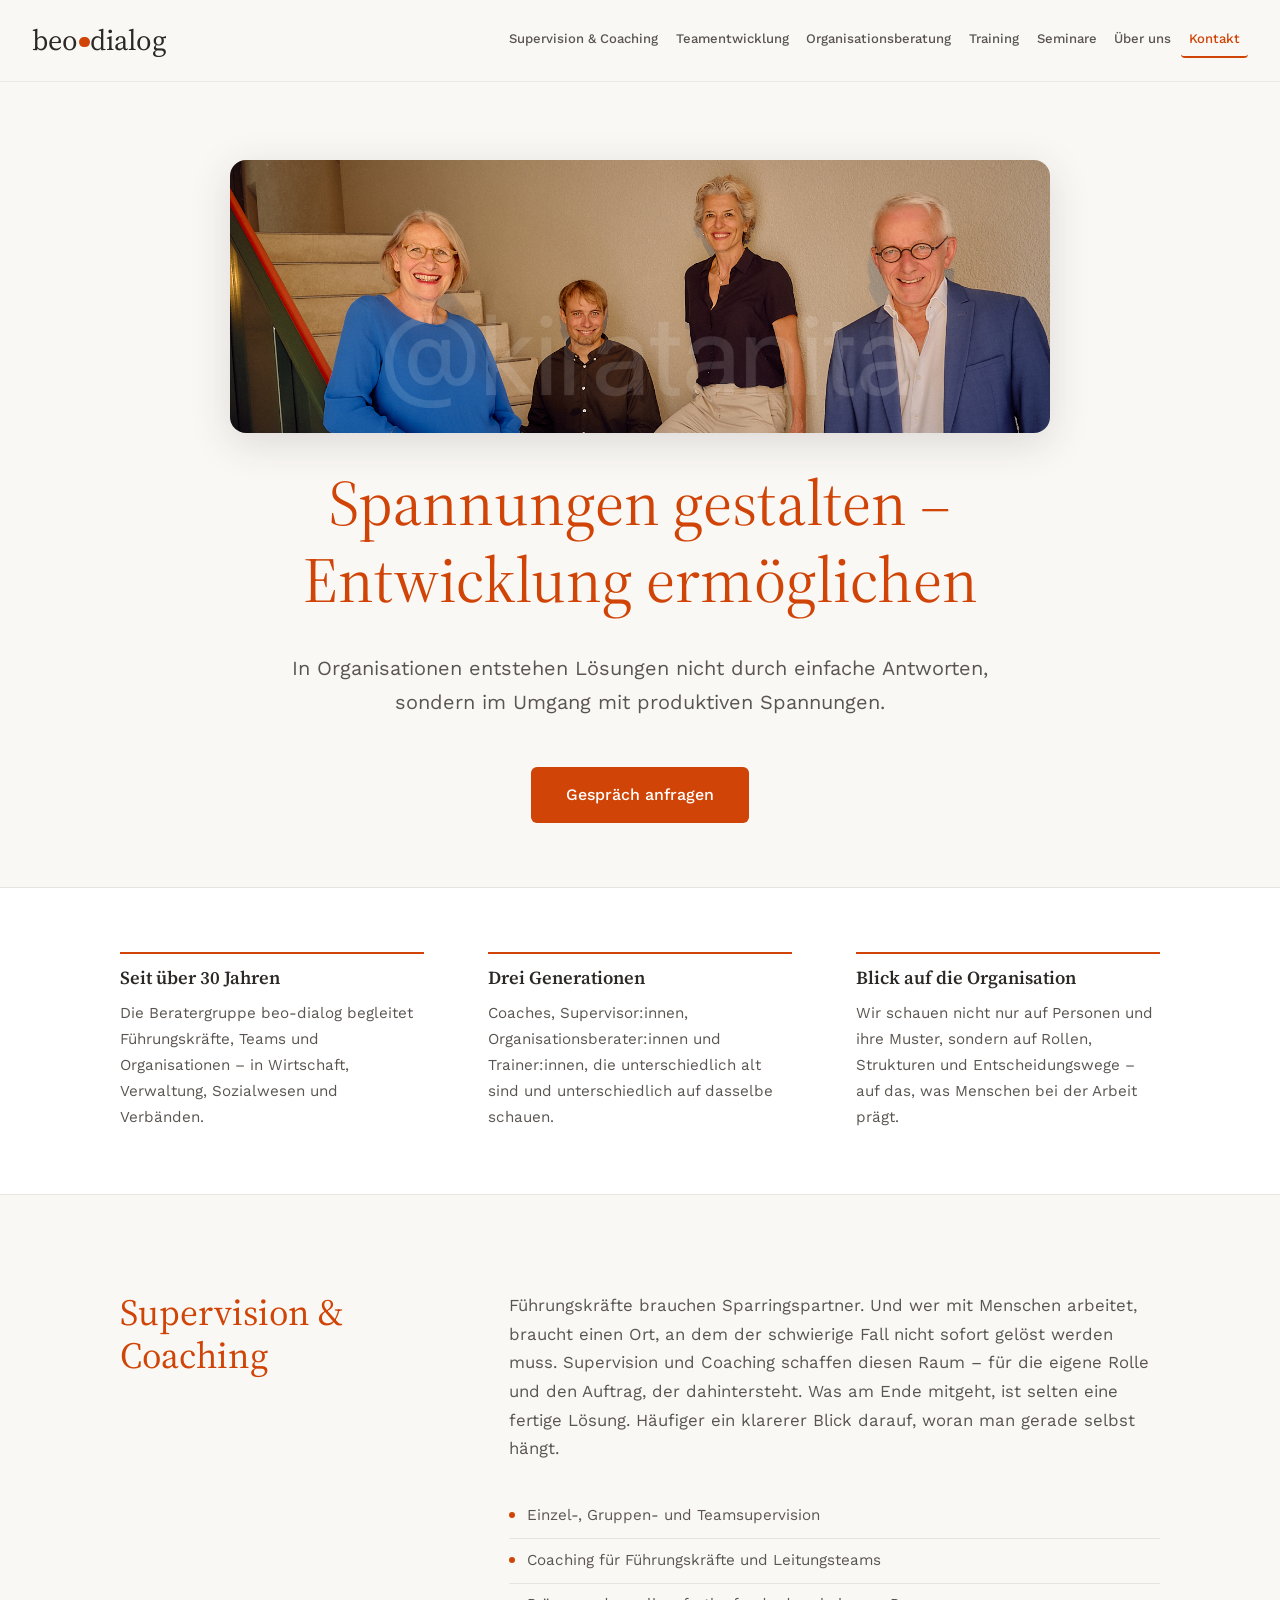
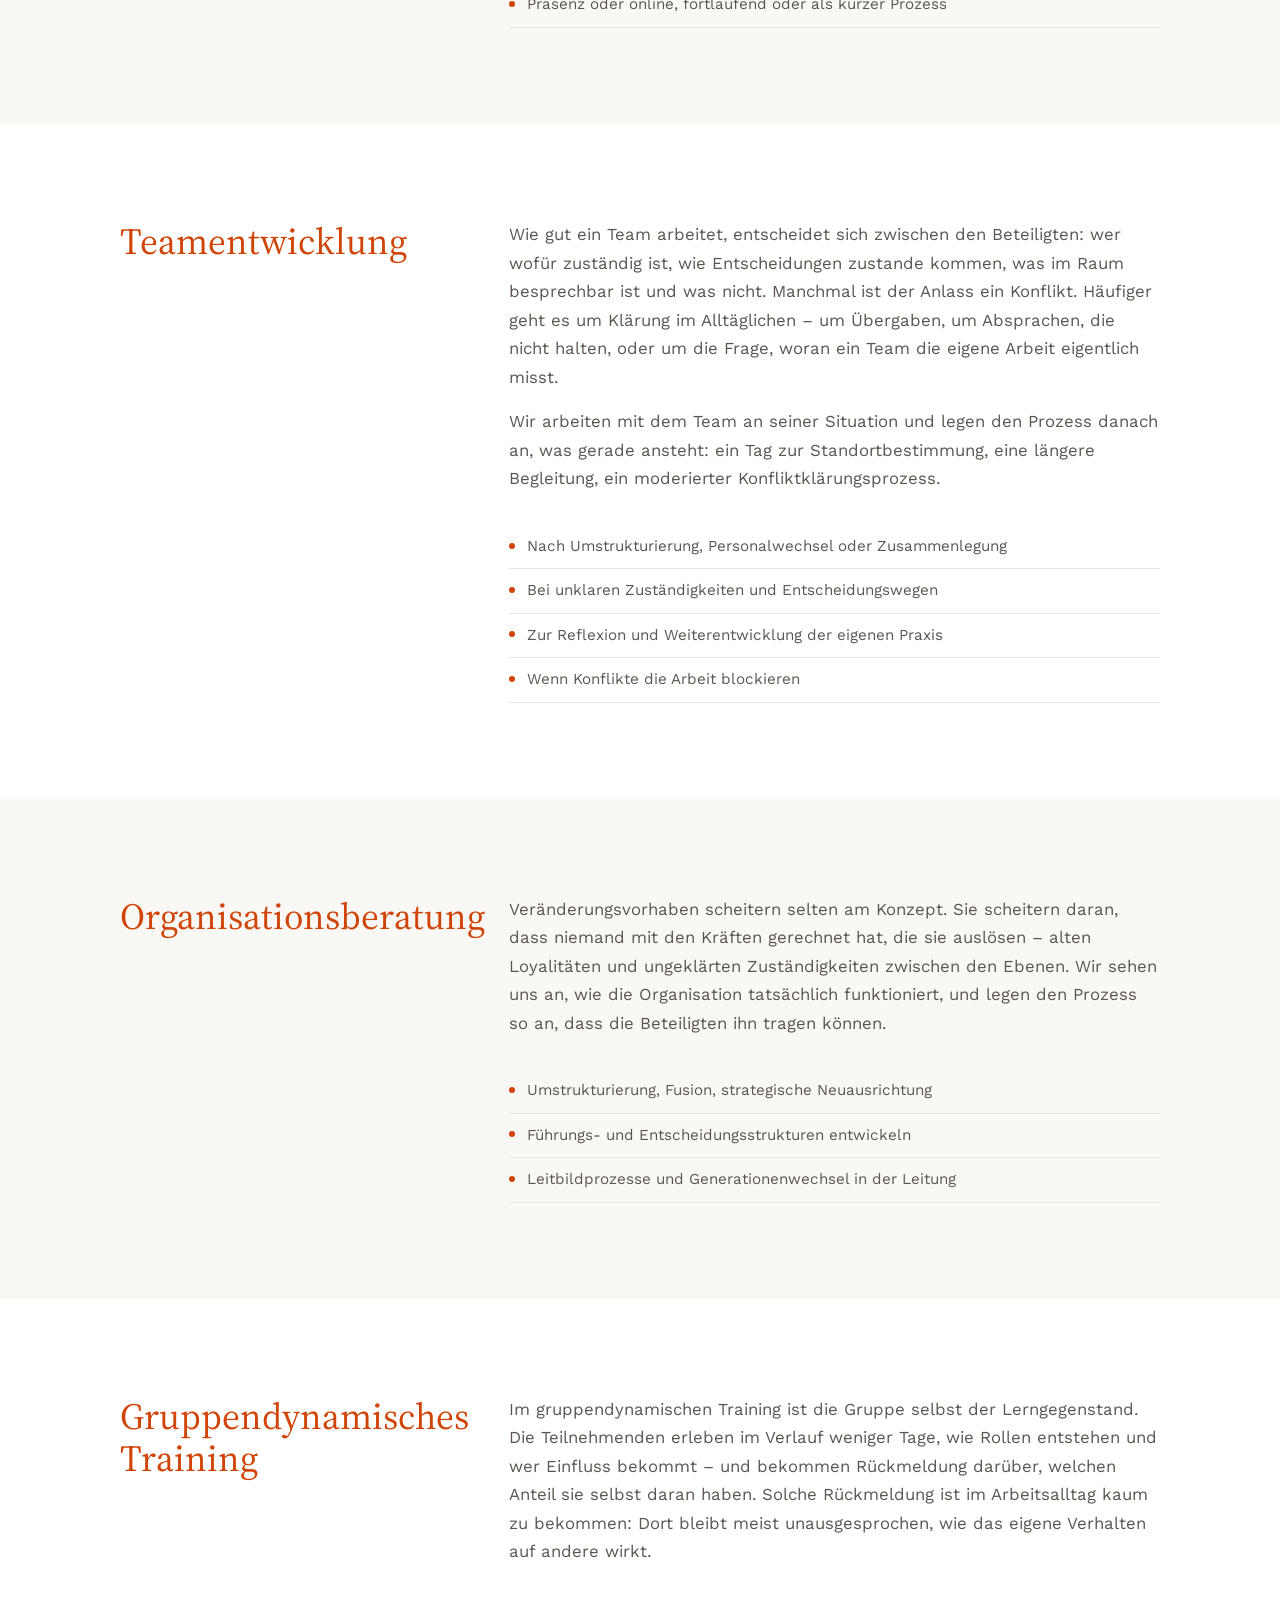
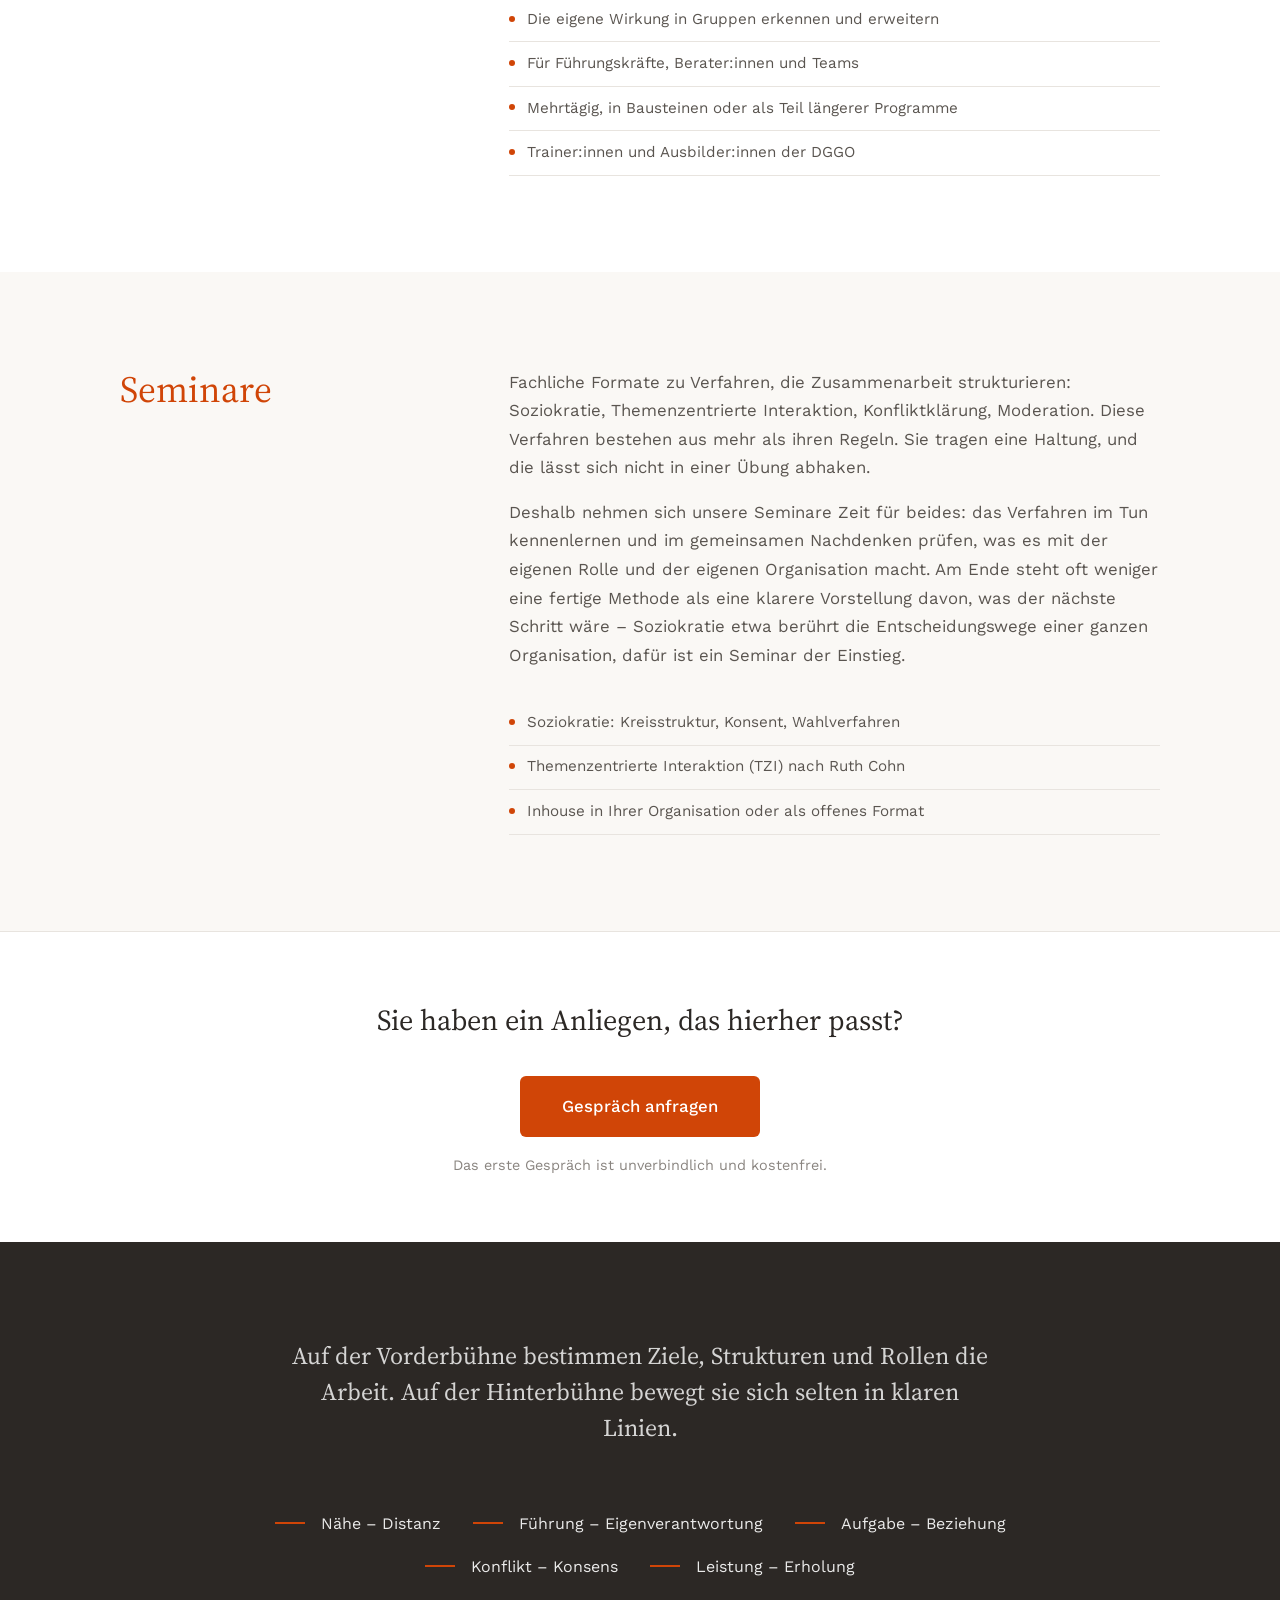
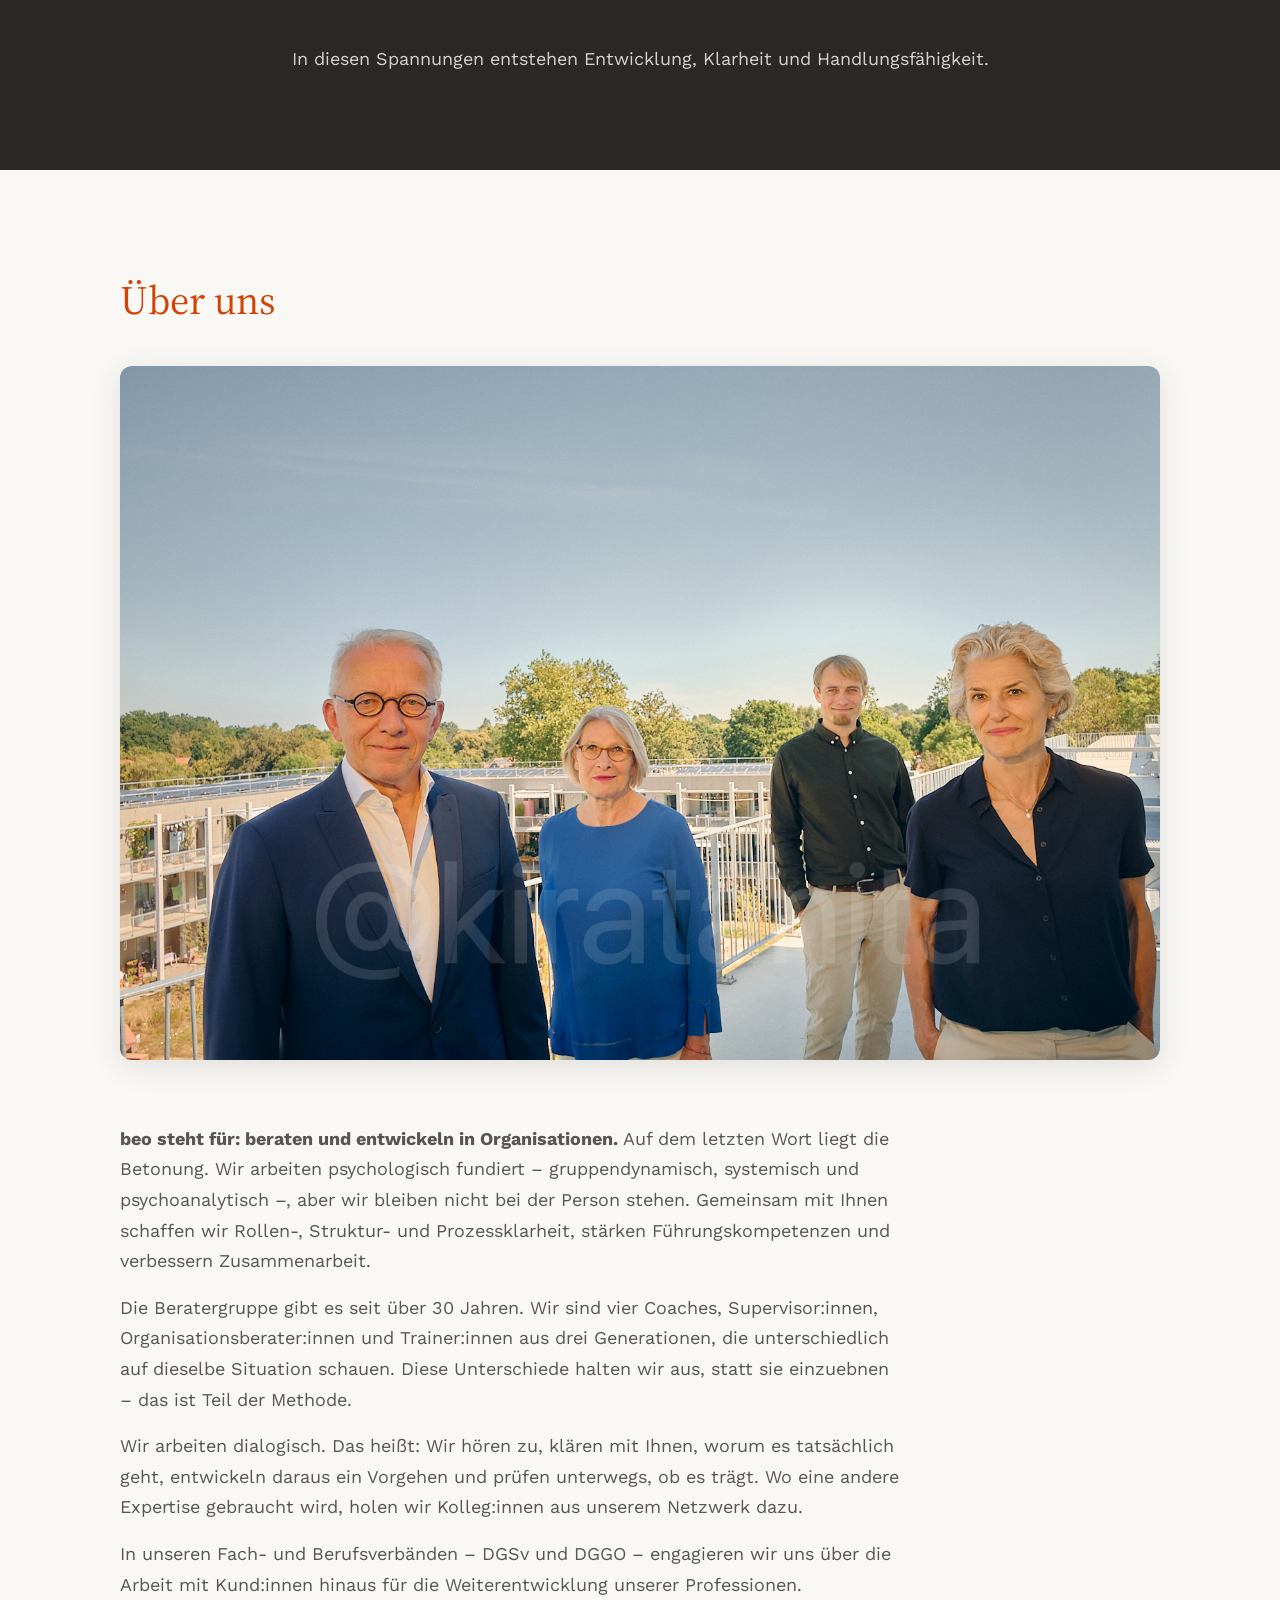
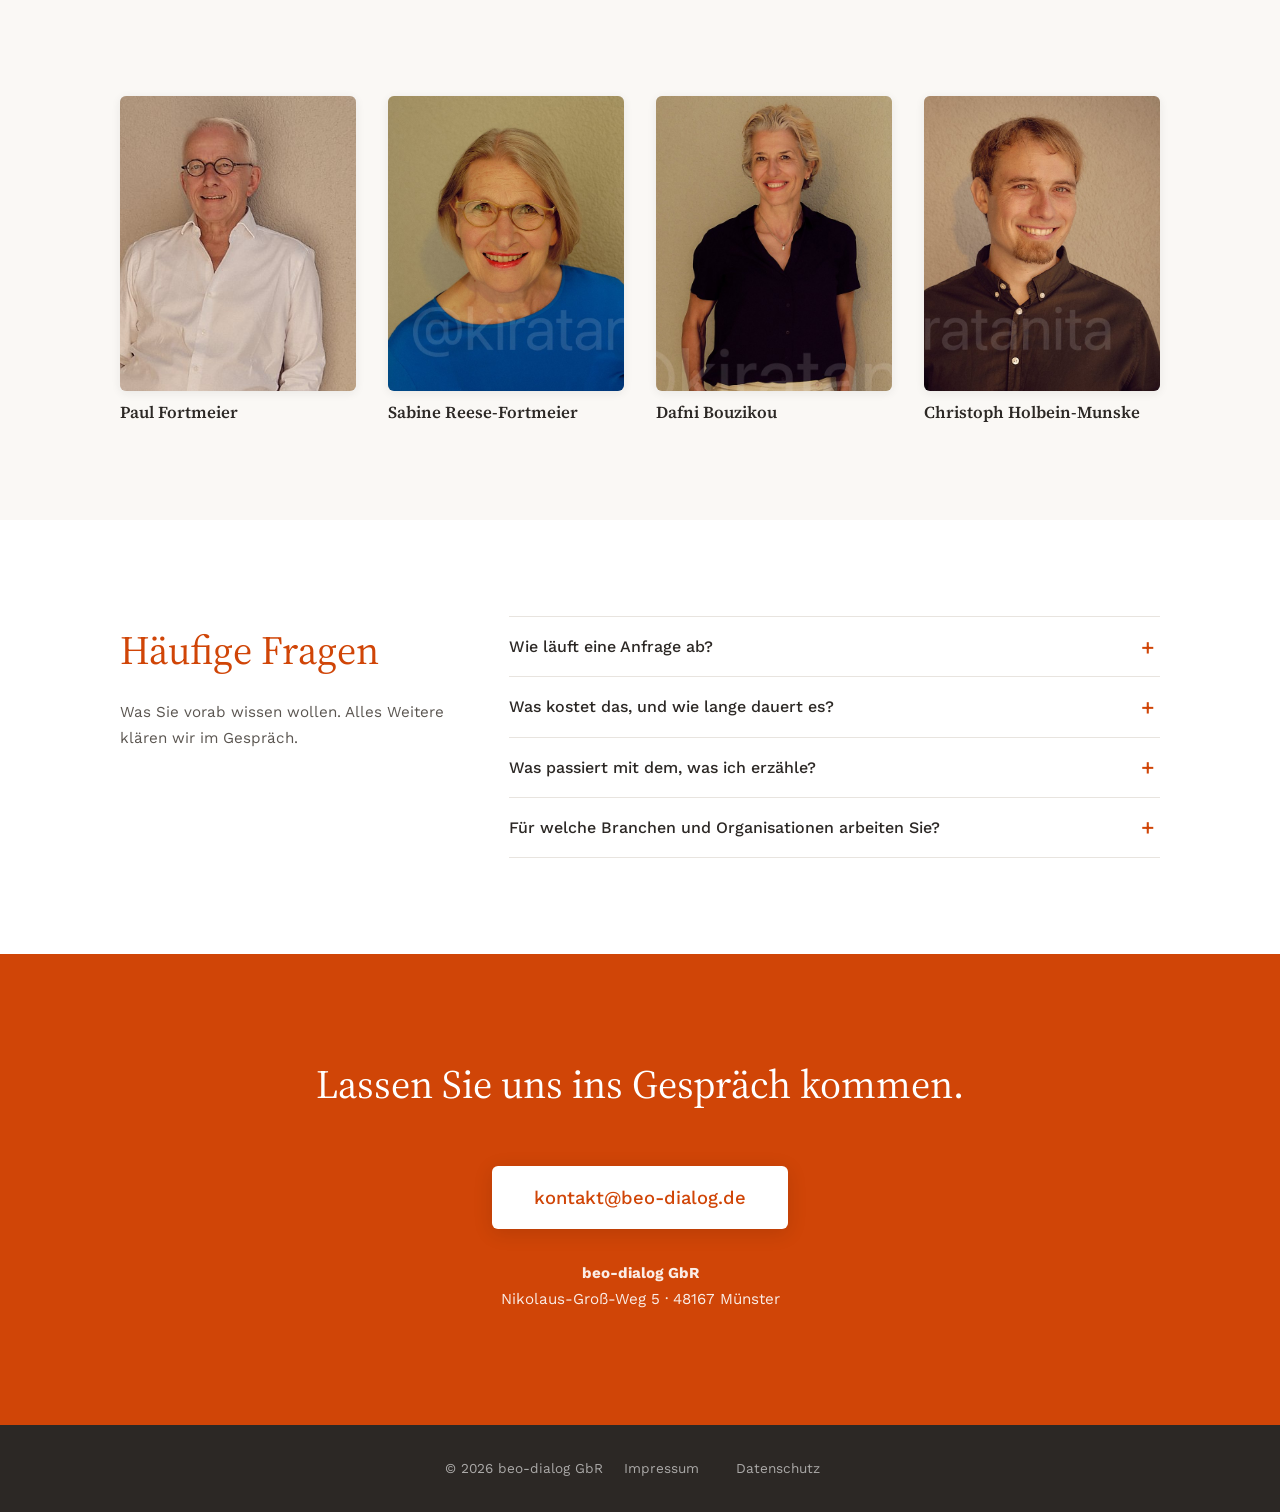
<file: index.html>
<!DOCTYPE html>
<html lang="de">
<head>
  <meta charset="UTF-8">
  <meta name="viewport" content="width=device-width, initial-scale=1.0">
  <meta name="description" content="beo-dialog – Supervision, Coaching, Teamentwicklung, Organisationsberatung, gruppendynamisches Training und Seminare. Beratergruppe in Münster, seit über 30 Jahren.">
  <title>beo-dialog – Spannungen gestalten, Entwicklung ermöglichen</title>
  <link rel="preconnect" href="https://fonts.googleapis.com">
  <link rel="preconnect" href="https://fonts.gstatic.com" crossorigin>
  <link href="https://fonts.googleapis.com/css2?family=Source+Serif+4:opsz,wght@8..60,400;8..60,600&family=Work+Sans:wght@300;400;500;600&display=swap" rel="stylesheet">
  <link rel="stylesheet" href="style.css">
</head>
<body>

<a href="#main" class="skip-link">Zum Inhalt springen</a>

<nav>
  <a href="index.html" class="logo">beo<span class="logo-dot"></span>dialog</a>
  <ul class="nav-links">
    <li><a href="#supervision-coaching">Supervision &amp; Coaching</a></li>
    <li><a href="#teamentwicklung">Teamentwicklung</a></li>
    <li><a href="#organisationsberatung">Organisationsberatung</a></li>
    <li><a href="#training">Training</a></li>
    <li><a href="#seminare">Seminare</a></li>
    <li><a href="#ueber-uns">Über uns</a></li>
    <li><a href="#kontakt">Kontakt</a></li>
  </ul>
  <button class="nav-toggle" aria-label="Menü" aria-expanded="false"><span></span><span></span><span></span></button>
</nav>

<main id="main">

<section class="hero">
  <div class="hero-content">
    <div class="hero-visual">
      <img src="bilder/592_JPG_1500pixel.jpg" alt="Das Team von beo-dialog" loading="eager">
    </div>
    <h1>Spannungen gestalten&nbsp;– Entwicklung ermöglichen</h1>
    <p class="hero-intro">In Organisationen entstehen Lösungen nicht durch einfache Antworten, sondern im Umgang mit produktiven Spannungen.</p>
    <a href="mailto:kontakt@beo-dialog.de?subject=Anfrage%20an%20beo-dialog" class="hero-cta">Gespräch anfragen</a>
  </div>
</section>

<section class="saeulen">
  <div class="section-inner wide">
    <div class="saeulen-grid">
      <div class="saeule">
        <h3>Seit über 30 Jahren</h3>
        <p>Die Beratergruppe beo-dialog begleitet Führungskräfte, Teams und Organisationen – in Wirtschaft, Verwaltung, Sozialwesen und Verbänden.</p>
      </div>
      <div class="saeule">
        <h3>Drei Generationen</h3>
        <p>Coaches, Supervisor:innen, Organisationsberater:innen und Trainer:innen, die unterschiedlich alt sind und unterschiedlich auf dasselbe schauen.</p>
      </div>
      <div class="saeule">
        <h3>Blick auf die Organisation</h3>
        <p>Wir schauen nicht nur auf Personen und ihre Muster, sondern auf Rollen, Strukturen und Entscheidungswege – auf das, was Menschen bei der Arbeit prägt.</p>
      </div>
    </div>
  </div>
</section>

<section class="angebot" id="supervision-coaching">
  <div class="section-inner wide">
    <div class="angebot-grid">
      <div class="angebot-titel">
        <h2>Supervision &amp; Coaching</h2>
      </div>
      <div class="angebot-text">
        <p>Führungskräfte brauchen Sparringspartner. Und wer mit Menschen arbeitet, braucht einen Ort, an dem der schwierige Fall nicht sofort gelöst werden muss. Supervision und Coaching schaffen diesen Raum – für die eigene Rolle und den Auftrag, der dahintersteht. Was am Ende mitgeht, ist selten eine fertige Lösung. Häufiger ein klarerer Blick darauf, woran man gerade selbst hängt.</p>
        <ul class="angebot-liste">
          <li>Einzel-, Gruppen- und Teamsupervision</li>
          <li>Coaching für Führungskräfte und Leitungsteams</li>
          <li>Präsenz oder online, fortlaufend oder als kurzer Prozess</li>
        </ul>
      </div>
    </div>
  </div>
</section>

<section class="angebot alt" id="teamentwicklung">
  <div class="section-inner wide">
    <div class="angebot-grid">
      <div class="angebot-titel">
        <h2>Teamentwicklung</h2>
      </div>
      <div class="angebot-text">
        <p>Wie gut ein Team arbeitet, entscheidet sich zwischen den Beteiligten: wer wofür zuständig ist, wie Entscheidungen zustande kommen, was im Raum besprechbar ist und was nicht. Manchmal ist der Anlass ein Konflikt. Häufiger geht es um Klärung im Alltäglichen – um Übergaben, um Absprachen, die nicht halten, oder um die Frage, woran ein Team die eigene Arbeit eigentlich misst.</p>
        <p>Wir arbeiten mit dem Team an seiner Situation und legen den Prozess danach an, was gerade ansteht: ein Tag zur Standortbestimmung, eine längere Begleitung, ein moderierter Konfliktklärungsprozess.</p>
        <ul class="angebot-liste">
          <li>Nach Umstrukturierung, Personalwechsel oder Zusammenlegung</li>
          <li>Bei unklaren Zuständigkeiten und Entscheidungswegen</li>
          <li>Zur Reflexion und Weiterentwicklung der eigenen Praxis</li>
          <li>Wenn Konflikte die Arbeit blockieren</li>
        </ul>
      </div>
    </div>
  </div>
</section>

<section class="angebot" id="organisationsberatung">
  <div class="section-inner wide">
    <div class="angebot-grid">
      <div class="angebot-titel">
        <h2>Organisationsberatung</h2>
      </div>
      <div class="angebot-text">
        <p>Veränderungsvorhaben scheitern selten am Konzept. Sie scheitern daran, dass niemand mit den Kräften gerechnet hat, die sie auslösen – alten Loyalitäten und ungeklärten Zuständigkeiten zwischen den Ebenen. Wir sehen uns an, wie die Organisation tatsächlich funktioniert, und legen den Prozess so an, dass die Beteiligten ihn tragen können.</p>
        <ul class="angebot-liste">
          <li>Umstrukturierung, Fusion, strategische Neuausrichtung</li>
          <li>Führungs- und Entscheidungsstrukturen entwickeln</li>
          <li>Leitbildprozesse und Generationenwechsel in der Leitung</li>
        </ul>
      </div>
    </div>
  </div>
</section>

<section class="angebot alt" id="training">
  <div class="section-inner wide">
    <div class="angebot-grid">
      <div class="angebot-titel">
        <h2>Gruppendynamisches Training</h2>
      </div>
      <div class="angebot-text">
        <p>Im gruppendynamischen Training ist die Gruppe selbst der Lerngegenstand. Die Teilnehmenden erleben im Verlauf weniger Tage, wie Rollen entstehen und wer Einfluss bekommt – und bekommen Rückmeldung darüber, welchen Anteil sie selbst daran haben. Solche Rückmeldung ist im Arbeitsalltag kaum zu bekommen: Dort bleibt meist unausgesprochen, wie das eigene Verhalten auf andere wirkt.</p>
        <ul class="angebot-liste">
          <li>Die eigene Wirkung in Gruppen erkennen und erweitern</li>
          <li>Für Führungskräfte, Berater:innen und Teams</li>
          <li>Mehrtägig, in Bausteinen oder als Teil längerer Programme</li>
          <li>Trainer:innen und Ausbilder:innen der DGGO</li>
        </ul>
      </div>
    </div>
  </div>
</section>

<section class="angebot" id="seminare">
  <div class="section-inner wide">
    <div class="angebot-grid">
      <div class="angebot-titel">
        <h2>Seminare</h2>
      </div>
      <div class="angebot-text">
        <p>Fachliche Formate zu Verfahren, die Zusammenarbeit strukturieren: Soziokratie, Themenzentrierte Interaktion, Konfliktklärung, Moderation. Diese Verfahren bestehen aus mehr als ihren Regeln. Sie tragen eine Haltung, und die lässt sich nicht in einer Übung abhaken.</p>
        <p>Deshalb nehmen sich unsere Seminare Zeit für beides: das Verfahren im Tun kennenlernen und im gemeinsamen Nachdenken prüfen, was es mit der eigenen Rolle und der eigenen Organisation macht. Am Ende steht oft weniger eine fertige Methode als eine klarere Vorstellung davon, was der nächste Schritt wäre – Soziokratie etwa berührt die Entscheidungswege einer ganzen Organisation, dafür ist ein Seminar der Einstieg.</p>
        <ul class="angebot-liste">
          <li>Soziokratie: Kreisstruktur, Konsent, Wahlverfahren</li>
          <li>Themenzentrierte Interaktion (TZI) nach Ruth Cohn</li>
          <li>Inhouse in Ihrer Organisation oder als offenes Format</li>
        </ul>
      </div>
    </div>
  </div>
</section>

<section class="cta-band">
  <div class="section-inner">
    <p class="cta-frage">Sie haben ein Anliegen, das hierher passt?</p>
    <a href="mailto:kontakt@beo-dialog.de?subject=Anfrage%20an%20beo-dialog" class="cta-button">Gespräch anfragen</a>
    <p class="cta-hinweis">Das erste Gespräch ist unverbindlich und kostenfrei.</p>
  </div>
</section>

<section class="spannungsband">
  <div class="section-inner">
    <p class="spannungsband-intro">Auf der Vorderbühne bestimmen Ziele, Strukturen und Rollen die Arbeit. Auf der Hinterbühne bewegt sie sich selten in klaren Linien.</p>
    <ul class="spannungen-list">
      <li class="spannung-item">Nähe – Distanz</li>
      <li class="spannung-item">Führung – Eigenverantwortung</li>
      <li class="spannung-item">Aufgabe – Beziehung</li>
      <li class="spannung-item">Konflikt – Konsens</li>
      <li class="spannung-item">Leistung – Erholung</li>
    </ul>
    <p class="spannungsband-outro">In diesen Spannungen entstehen Entwicklung, Klarheit und Handlungsfähigkeit.</p>
  </div>
</section>

<section class="ueber-uns" id="ueber-uns">
  <div class="section-inner wide">
    <h2>Über uns</h2>
    <div class="ueber-uns-bild">
      <img src="bilder/815_JPG_1500pixel.jpg" alt="Die Beratergruppe beo-dialog" loading="lazy">
    </div>
    <div class="ueber-uns-text">
      <p><strong>beo steht für: beraten und entwickeln in Organisationen.</strong> Auf dem letzten Wort liegt die Betonung. Wir arbeiten psychologisch fundiert – gruppendynamisch, systemisch und psychoanalytisch –, aber wir bleiben nicht bei der Person stehen. Gemeinsam mit Ihnen schaffen wir Rollen-, Struktur- und Prozessklarheit, stärken Führungskompetenzen und verbessern Zusammenarbeit.</p>
      <p>Die Beratergruppe gibt es seit über 30 Jahren. Wir sind vier Coaches, Supervisor:innen, Organisationsberater:innen und Trainer:innen aus drei Generationen, die unterschiedlich auf dieselbe Situation schauen. Diese Unterschiede halten wir aus, statt sie einzuebnen – das ist Teil der Methode.</p>
      <p>Wir arbeiten dialogisch. Das heißt: Wir hören zu, klären mit Ihnen, worum es tatsächlich geht, entwickeln daraus ein Vorgehen und prüfen unterwegs, ob es trägt. Wo eine andere Expertise gebraucht wird, holen wir Kolleg:innen aus unserem Netzwerk dazu.</p>
      <p>In unseren Fach- und Berufsverbänden – DGSv und DGGO – engagieren wir uns über die Arbeit mit Kund:innen hinaus für die Weiterentwicklung unserer Professionen.</p>
    </div>
    <ul class="team-grid">
      <li><a class="team-member" href="paul-fortmeier.html">
        <span class="member-photo"><img src="bilder/portraits/paul.jpg" alt="Paul Fortmeier" loading="lazy"></span>
        <span class="member-name">Paul Fortmeier</span>
      </a></li>
      <li><a class="team-member" href="sabine-reese-fortmeier.html">
        <span class="member-photo"><img src="bilder/portraits/sabine.jpg" alt="Sabine Reese-Fortmeier" loading="lazy"></span>
        <span class="member-name">Sabine Reese-Fortmeier</span>
      </a></li>
      <li><a class="team-member" href="dafni-bouzikou.html">
        <span class="member-photo"><img src="bilder/portraits/dafni.jpg" alt="Dafni Bouzikou" loading="lazy"></span>
        <span class="member-name">Dafni Bouzikou</span>
      </a></li>
      <li><a class="team-member" href="christoph-holbein-munske.html">
        <span class="member-photo"><img src="bilder/portraits/christoph.jpg" alt="Christoph Holbein-Munske" loading="lazy"></span>
        <span class="member-name">Christoph Holbein-Munske</span>
      </a></li>
    </ul>
  </div>
</section>

<section class="faq" id="faq">
  <div class="section-inner wide">
    <div class="faq-grid">
      <div class="faq-intro">
        <h2>Häufige Fragen</h2>
        <p>Was Sie vorab wissen wollen. Alles Weitere klären wir im Gespräch.</p>
      </div>
      <div class="faq-liste">
        <details>
          <summary>Wie läuft eine Anfrage ab?</summary>
          <p>Am Anfang steht ein unverbindliches Gespräch, in dem wir zuhören und den Kontext klären. Daraus entwickeln wir gemeinsam mit Ihnen ein Vorgehen und stimmen es ab, bevor etwas beginnt. Die vereinbarten Maßnahmen setzen wir mit Ihnen um. Zwischendurch und am Ende prüfen wir zusammen, ob die gewünschte Wirkung eingetreten ist.</p>
        </details>
        <details>
          <summary>Was kostet das, und wie lange dauert es?</summary>
          <p>Beides richtet sich nach dem Anliegen. Ein Teamtag ist etwas anderes als eine Organisationsberatung über mehrere Monate, und fortlaufende Supervision folgt einem eigenen Rhythmus. Umfang, Dauer und Kosten klären wir im Erstgespräch – danach erhalten Sie ein konkretes Angebot. Das Erstgespräch selbst ist kostenfrei und verpflichtet Sie zu nichts.</p>
        </details>
        <details>
          <summary>Was passiert mit dem, was ich erzähle?</summary>
          <p>Vertraulichkeit ist die Grundregel unserer Arbeit. Was in Supervision, Coaching oder Teamentwicklung zur Sprache kommt, bleibt im Raum. Nach außen geht ausschließlich das, was ausdrücklich so vereinbart wurde.</p>
          <p>Wer was erfährt, klären wir vorher mit allen Beteiligten – auch und gerade dann, wenn die Organisation die Beratung beauftragt und bezahlt. Was eine Leitung über einen laufenden Prozess erfährt, wird zu Beginn miteinander festgelegt.</p>
        </details>
        <details>
          <summary>Für welche Branchen und Organisationen arbeiten Sie?</summary>
          <p>Für Organisationen, deren Arbeitsgegenstand der Mensch selbst ist – Beratung, Bildung, Therapie, medizinische Versorgung, soziale Betreuung – ebenso wie für Unternehmen, Verwaltungen und Verbände. Konkret unter anderem: Industrie, Energie und Logistik, IT und Telekommunikation, öffentliche Verwaltung und Kommunen, Hochschulen und wissenschaftliche Einrichtungen, Kliniken und Palliativeinrichtungen, Wohlfahrtspflege und Non-Profits, kirchennahe Organisationen, internationale Hilfs- und Entwicklungsorganisationen.</p>
        </details>
      </div>
    </div>
  </div>
</section>

<section class="kontakt" id="kontakt">
  <div class="section-inner">
    <h2>Lassen Sie uns ins Gespräch kommen.</h2>
    <a href="mailto:kontakt@beo-dialog.de?subject=Anfrage%20an%20beo-dialog" class="kontakt-button">kontakt@beo-dialog.de</a>
    <p class="kontakt-adresse">
      <strong>beo-dialog GbR</strong><br>
      Nikolaus-Groß-Weg 5 · 48167 Münster
    </p>
  </div>
</section>

</main>

<footer>
  <p>© 2026 beo-dialog GbR <a href="#">Impressum</a> <a href="#">Datenschutz</a></p>
</footer>

<script>
const navToggle = document.querySelector('.nav-toggle');
const navLinks = document.querySelector('.nav-links');
navToggle.addEventListener('click', () => {
  const open = navLinks.classList.toggle('active');
  navToggle.setAttribute('aria-expanded', open);
});
navLinks.querySelectorAll('a').forEach(l => {
  l.addEventListener('click', () => {
    navLinks.classList.remove('active');
    navToggle.setAttribute('aria-expanded', 'false');
  });
});

// Aktiven Navigationspunkt beim Scrollen markieren
const navAnchors = [...navLinks.querySelectorAll('a[href^="#"]')];
const targets = navAnchors
  .map(a => document.querySelector(a.getAttribute('href')))
  .filter(Boolean);
if ('IntersectionObserver' in window && targets.length) {
  const obs = new IntersectionObserver(entries => {
    entries.forEach(e => {
      if (!e.isIntersecting) return;
      navAnchors.forEach(a => a.classList.toggle('current', a.getAttribute('href') === '#' + e.target.id));
    });
  }, { rootMargin: '-45% 0px -50% 0px' });
  targets.forEach(t => obs.observe(t));
}
</script>
</body>
</html>
</file>
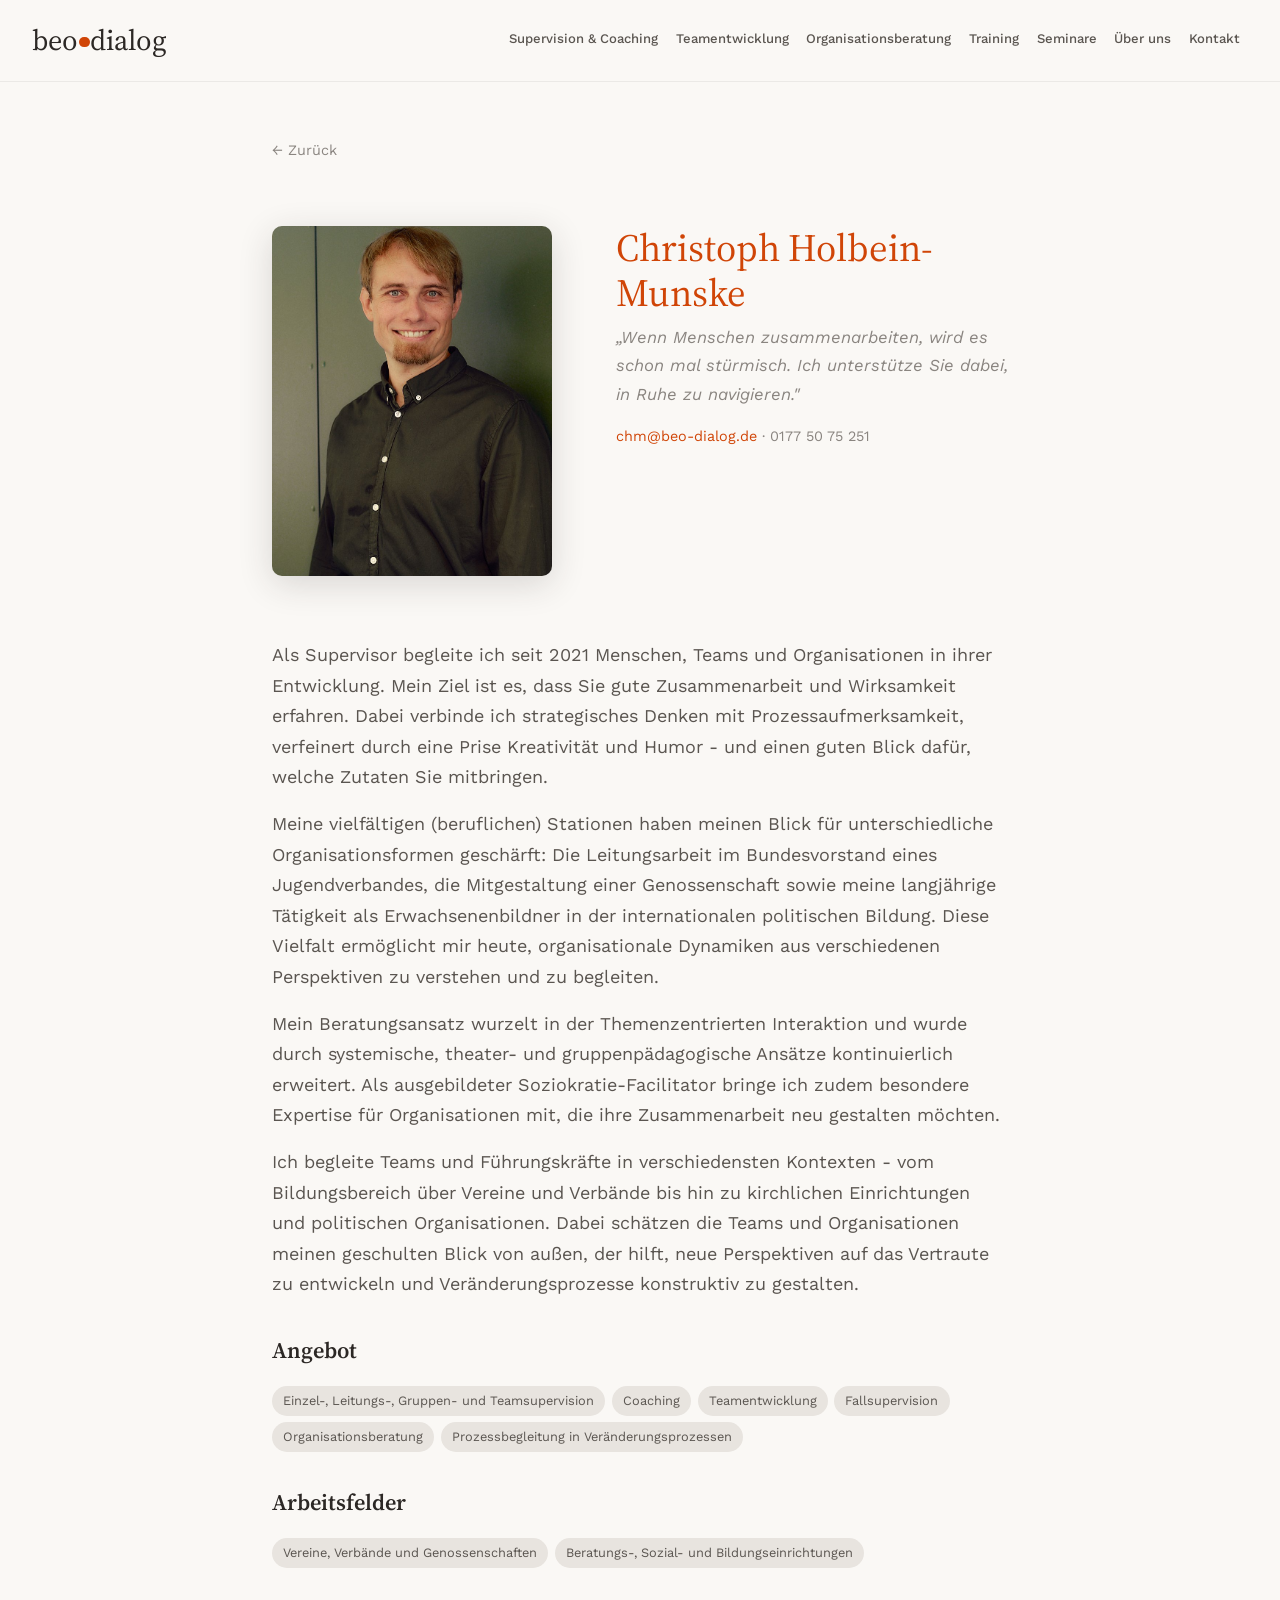
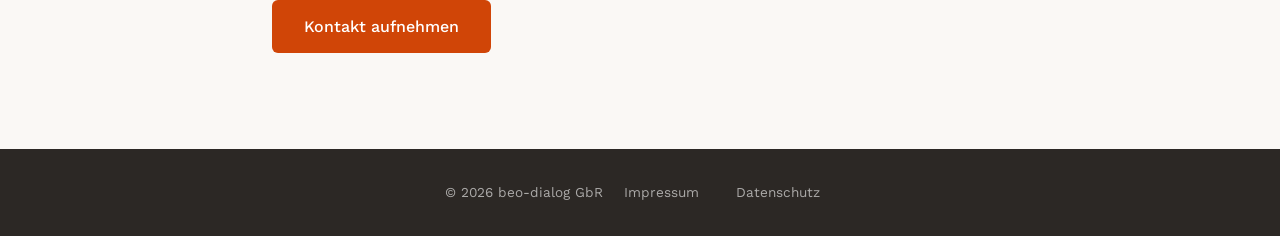
<file: christoph-holbein-munske.html>
<!DOCTYPE html>
<html lang="de">
<head>
  <meta charset="UTF-8">
  <meta name="viewport" content="width=device-width, initial-scale=1.0">
  <meta name="description" content="Christoph Holbein-Munske – Supervisor und Coach bei beo-dialog.">
  <title>Christoph Holbein-Munske – beo-dialog</title>
  <link rel="preconnect" href="https://fonts.googleapis.com">
  <link rel="preconnect" href="https://fonts.gstatic.com" crossorigin>
  <link href="https://fonts.googleapis.com/css2?family=Source+Serif+4:opsz,wght@8..60,400;8..60,600&family=Work+Sans:wght@300;400;500;600&display=swap" rel="stylesheet">
  <link rel="stylesheet" href="style.css">
</head>
<body>

<nav>
  <a href="index.html" class="logo">beo<span class="logo-dot"></span>dialog</a>
  <ul class="nav-links">
    <li><a href="index.html#supervision-coaching">Supervision &amp; Coaching</a></li>
    <li><a href="index.html#teamentwicklung">Teamentwicklung</a></li>
    <li><a href="index.html#organisationsberatung">Organisationsberatung</a></li>
    <li><a href="index.html#training">Training</a></li>
    <li><a href="index.html#seminare">Seminare</a></li>
    <li><a href="index.html#ueber-uns">Über uns</a></li>
    <li><a href="index.html#kontakt">Kontakt</a></li>
  </ul>
  <button class="nav-toggle" aria-label="Menü" aria-expanded="false"><span></span><span></span><span></span></button>
</nav>

<main class="subpage-main">
  <div class="subpage-header">
    <a href="index.html" class="subpage-back">← Zurück</a>
  </div>
  <div class="subpage-body">
    <div class="profile-hero">
      <div class="profile-photo">
        <img src="bilder/gross/christoph.jpg" alt="Christoph Holbein-Munske">
      </div>
      <div class="profile-intro">
        <div class="profile-name">Christoph Holbein-Munske</div>
        <div class="profile-claim">„Wenn Menschen zusammenarbeiten, wird es schon mal stürmisch. Ich unterstütze Sie dabei, in Ruhe zu navigieren."</div>
        <div class="profile-contact-line">
          <a href="mailto:chm@beo-dialog.de">chm@beo-dialog.de</a> · 0177 50 75 251
        </div>
      </div>
    </div>

    <p>Als Supervisor begleite ich seit 2021 Menschen, Teams und Organisationen in ihrer Entwicklung. Mein Ziel ist es, dass Sie gute Zusammenarbeit und Wirksamkeit erfahren. Dabei verbinde ich strategisches Denken mit Prozessaufmerksamkeit, verfeinert durch eine Prise Kreativität und Humor - und einen guten Blick dafür, welche Zutaten Sie mitbringen.</p>
    <p>Meine vielfältigen (beruflichen) Stationen haben meinen Blick für unterschiedliche Organisationsformen geschärft: Die Leitungsarbeit im Bundesvorstand eines Jugendverbandes, die Mitgestaltung einer Genossenschaft sowie meine langjährige Tätigkeit als Erwachsenenbildner in der internationalen politischen Bildung. Diese Vielfalt ermöglicht mir heute, organisationale Dynamiken aus verschiedenen Perspektiven zu verstehen und zu begleiten.</p>
    <p>Mein Beratungsansatz wurzelt in der Themenzentrierten Interaktion und wurde durch systemische, theater- und gruppenpädagogische Ansätze kontinuierlich erweitert. Als ausgebildeter Soziokratie-Facilitator bringe ich zudem besondere Expertise für Organisationen mit, die ihre Zusammenarbeit neu gestalten möchten.</p>
    <p>Ich begleite Teams und Führungskräfte in verschiedensten Kontexten - vom Bildungsbereich über Vereine und Verbände bis hin zu kirchlichen Einrichtungen und politischen Organisationen. Dabei schätzen die Teams und Organisationen meinen geschulten Blick von außen, der hilft, neue Perspektiven auf das Vertraute zu entwickeln und Veränderungsprozesse konstruktiv zu gestalten.</p>

    <h2>Angebot</h2>
    <div class="branchen">
      <span class="branche-tag">Einzel-, Leitungs-, Gruppen- und Teamsupervision</span>
      <span class="branche-tag">Coaching</span>
      <span class="branche-tag">Teamentwicklung</span>
      <span class="branche-tag">Fallsupervision</span>
      <span class="branche-tag">Organisationsberatung</span>
      <span class="branche-tag">Prozessbegleitung in Veränderungsprozessen</span>
    </div>

    <h2 style="margin-top: var(--space-md)">Arbeitsfelder</h2>
    <div class="branchen">
      <span class="branche-tag">Vereine, Verbände und Genossenschaften</span>
      <span class="branche-tag">Beratungs-, Sozial- und Bildungseinrichtungen</span>
    </div>
    <a class="subpage-cta" href="mailto:chm@beo-dialog.de">Kontakt aufnehmen</a>
  </div>
</main>

<footer>
  <p>© 2026 beo-dialog GbR <a href="#">Impressum</a> <a href="#">Datenschutz</a></p>
</footer>

<script>
const navToggle = document.querySelector('.nav-toggle');
const navLinks = document.querySelector('.nav-links');
navToggle.addEventListener('click', () => {
  const open = navLinks.classList.toggle('active');
  navToggle.setAttribute('aria-expanded', open);
});
</script>
</body>
</html>
</file>
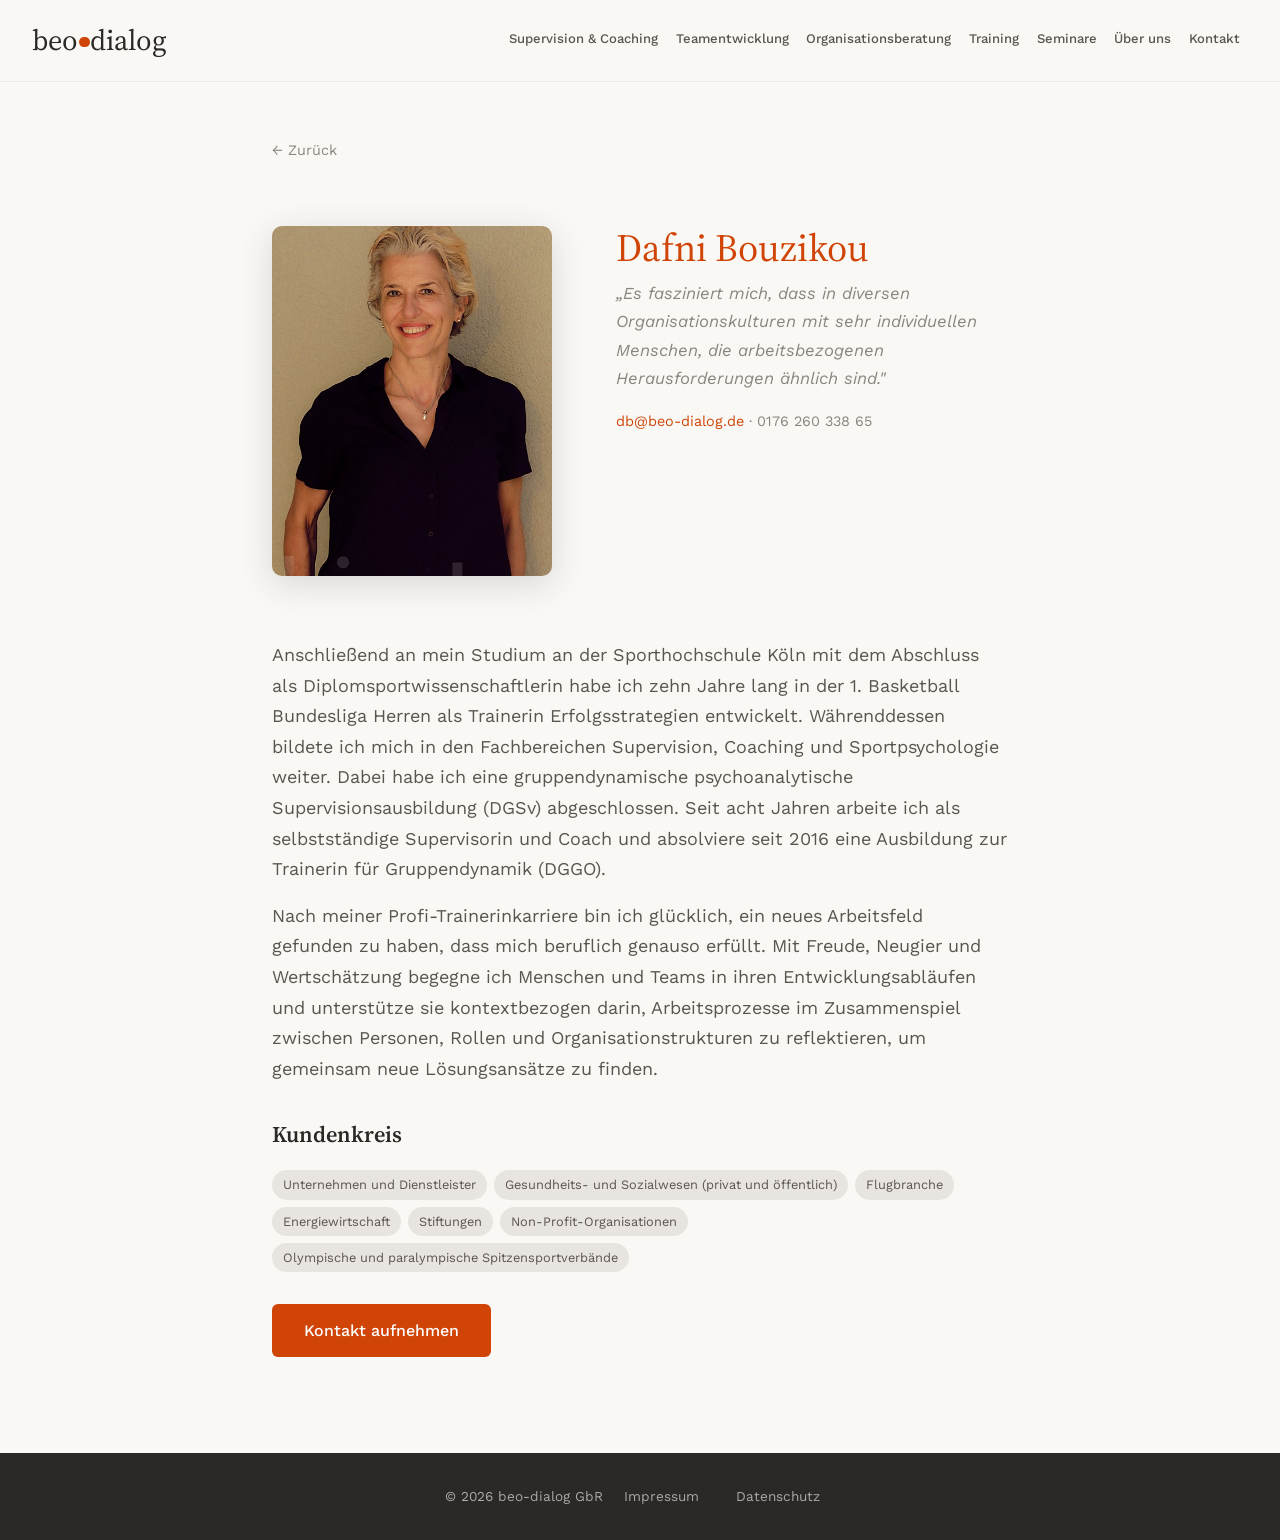
<file: dafni-bouzikou.html>
<!DOCTYPE html>
<html lang="de">
<head>
  <meta charset="UTF-8">
  <meta name="viewport" content="width=device-width, initial-scale=1.0">
  <meta name="description" content="Dafni Bouzikou – Supervisorin und Coach bei beo-dialog.">
  <title>Dafni Bouzikou – beo-dialog</title>
  <link rel="preconnect" href="https://fonts.googleapis.com">
  <link rel="preconnect" href="https://fonts.gstatic.com" crossorigin>
  <link href="https://fonts.googleapis.com/css2?family=Source+Serif+4:opsz,wght@8..60,400;8..60,600&family=Work+Sans:wght@300;400;500;600&display=swap" rel="stylesheet">
  <link rel="stylesheet" href="style.css">
</head>
<body>

<nav>
  <a href="index.html" class="logo">beo<span class="logo-dot"></span>dialog</a>
  <ul class="nav-links">
    <li><a href="index.html#supervision-coaching">Supervision &amp; Coaching</a></li>
    <li><a href="index.html#teamentwicklung">Teamentwicklung</a></li>
    <li><a href="index.html#organisationsberatung">Organisationsberatung</a></li>
    <li><a href="index.html#training">Training</a></li>
    <li><a href="index.html#seminare">Seminare</a></li>
    <li><a href="index.html#ueber-uns">Über uns</a></li>
    <li><a href="index.html#kontakt">Kontakt</a></li>
  </ul>
  <button class="nav-toggle" aria-label="Menü" aria-expanded="false"><span></span><span></span><span></span></button>
</nav>

<main class="subpage-main">
  <div class="subpage-header">
    <a href="index.html" class="subpage-back">← Zurück</a>
  </div>
  <div class="subpage-body">
    <div class="profile-hero">
      <div class="profile-photo">
        <img src="bilder/gross/dafni.jpg" alt="Dafni Bouzikou">
      </div>
      <div class="profile-intro">
        <div class="profile-name">Dafni Bouzikou</div>
        <div class="profile-claim">„Es fasziniert mich, dass in diversen Organisationskulturen mit sehr individuellen Menschen, die arbeitsbezogenen Herausforderungen ähnlich sind."</div>
        <div class="profile-contact-line">
          <a href="mailto:db@beo-dialog.de">db@beo-dialog.de</a> · 0176 260 338 65
        </div>
      </div>
    </div>

    <p>Anschließend an mein Studium an der Sporthochschule Köln mit dem Abschluss als Diplomsportwissenschaftlerin habe ich zehn Jahre lang in der 1. Basketball Bundesliga Herren als Trainerin Erfolgsstrategien entwickelt. Währenddessen bildete ich mich in den Fachbereichen Supervision, Coaching und Sportpsychologie weiter. Dabei habe ich eine gruppendynamische psychoanalytische Supervisionsausbildung (DGSv) abgeschlossen. Seit acht Jahren arbeite ich als selbstständige Supervisorin und Coach und absolviere seit 2016 eine Ausbildung zur Trainerin für Gruppendynamik (DGGO).</p>
    <p>Nach meiner Profi-Trainerinkarriere bin ich glücklich, ein neues Arbeitsfeld gefunden zu haben, dass mich beruflich genauso erfüllt. Mit Freude, Neugier und Wertschätzung begegne ich Menschen und Teams in ihren Entwicklungsabläufen und unterstütze sie kontextbezogen darin, Arbeitsprozesse im Zusammenspiel zwischen Personen, Rollen und Organisationstrukturen zu reflektieren, um gemeinsam neue Lösungsansätze zu finden.</p>

    <h2>Kundenkreis</h2>
    <div class="branchen">
      <span class="branche-tag">Unternehmen und Dienstleister</span>
      <span class="branche-tag">Gesundheits- und Sozialwesen (privat und öffentlich)</span>
      <span class="branche-tag">Flugbranche</span>
      <span class="branche-tag">Energiewirtschaft</span>
      <span class="branche-tag">Stiftungen</span>
      <span class="branche-tag">Non-Profit-Organisationen</span>
      <span class="branche-tag">Olympische und paralympische Spitzensportverbände</span>
    </div>
    <a class="subpage-cta" href="mailto:db@beo-dialog.de">Kontakt aufnehmen</a>
  </div>
</main>

<footer>
  <p>© 2026 beo-dialog GbR <a href="#">Impressum</a> <a href="#">Datenschutz</a></p>
</footer>

<script>
const navToggle = document.querySelector('.nav-toggle');
const navLinks = document.querySelector('.nav-links');
navToggle.addEventListener('click', () => {
  const open = navLinks.classList.toggle('active');
  navToggle.setAttribute('aria-expanded', open);
});
</script>
</body>
</html>
</file>
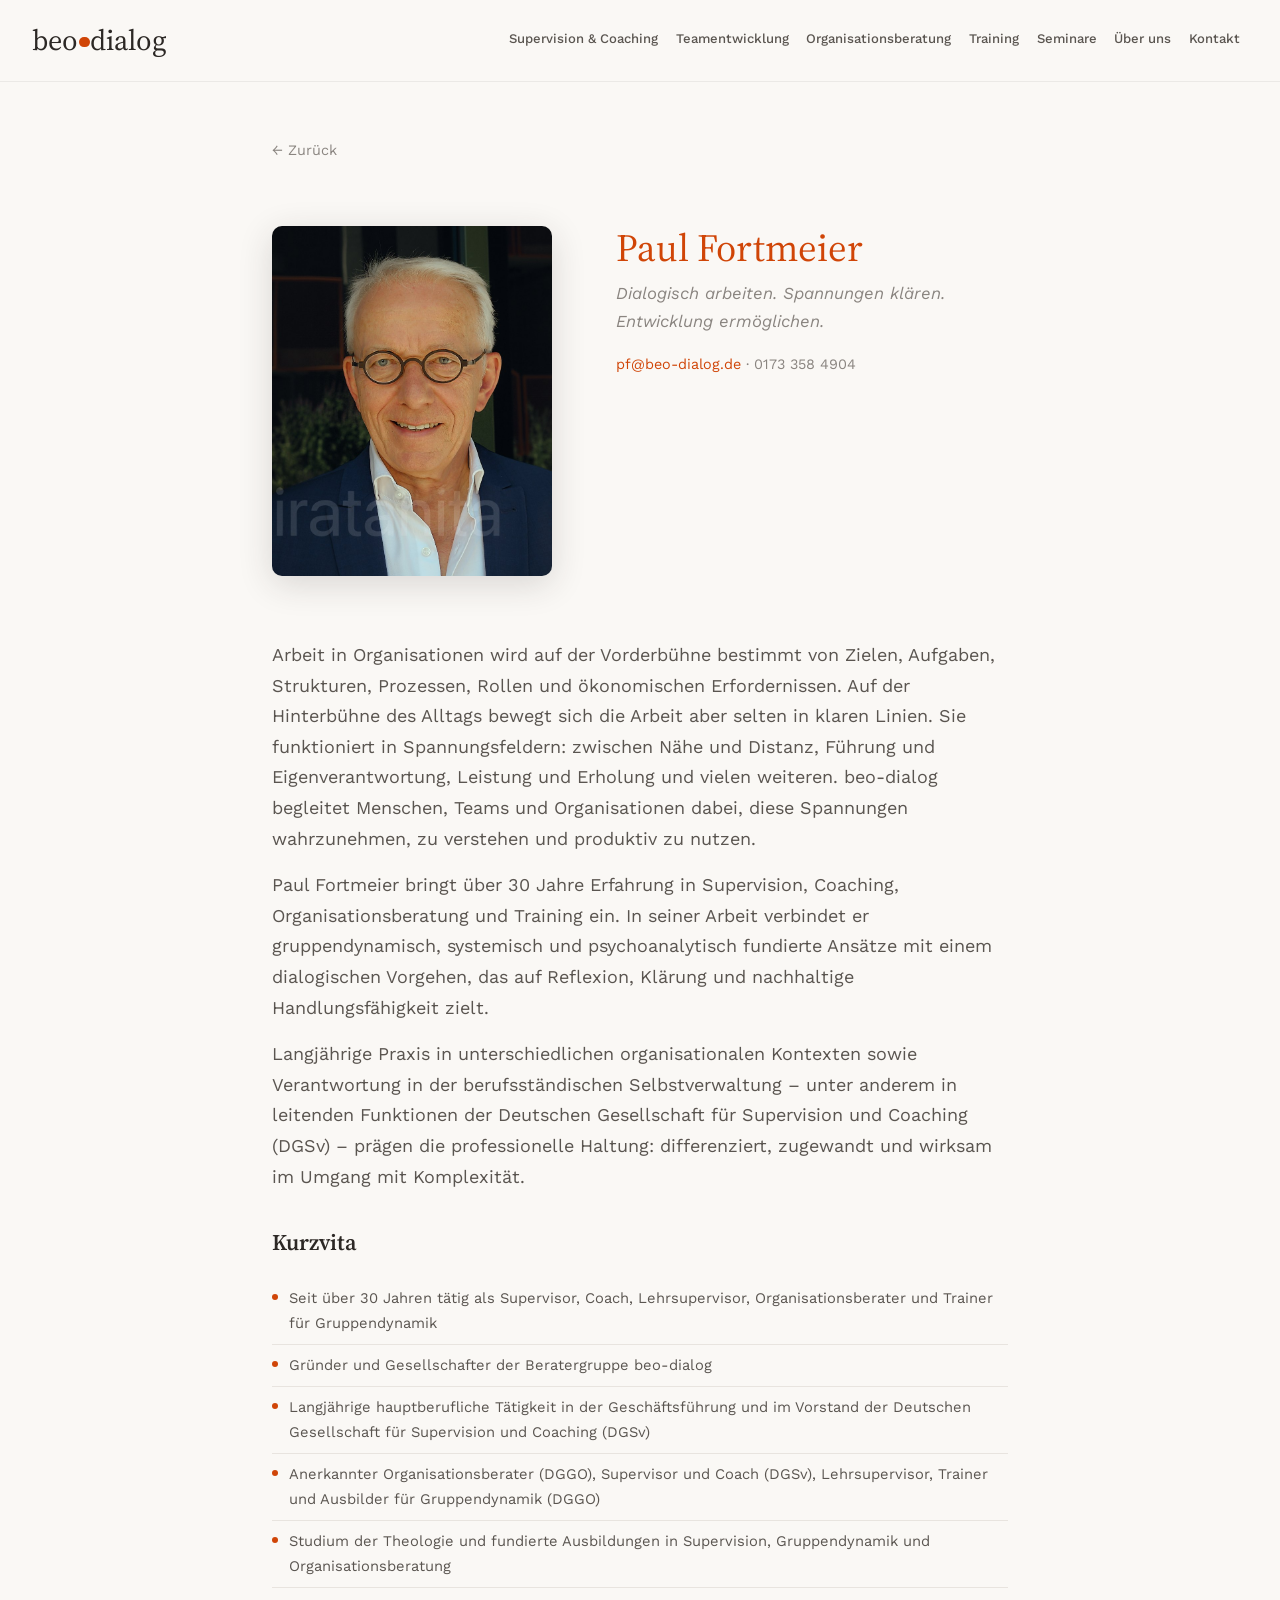
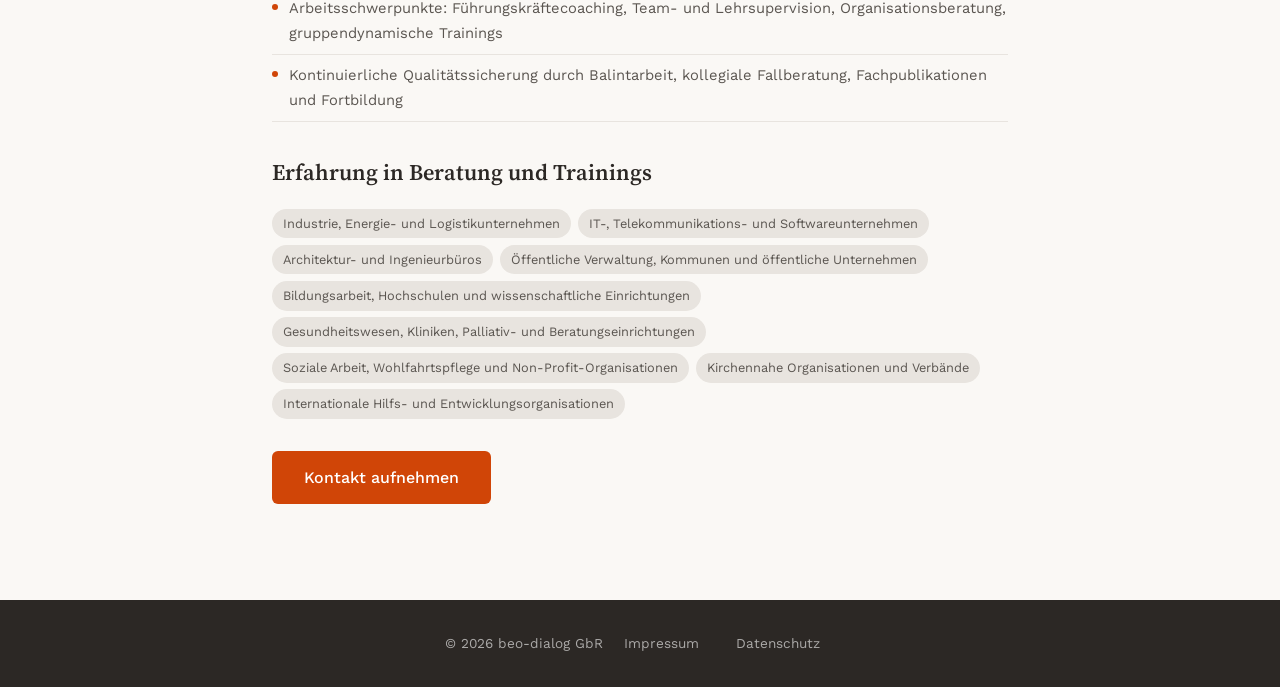
<file: paul-fortmeier.html>
<!DOCTYPE html>
<html lang="de">
<head>
  <meta charset="UTF-8">
  <meta name="viewport" content="width=device-width, initial-scale=1.0">
  <meta name="description" content="Paul Fortmeier – Supervisor, Coach, Organisationsberater und Trainer bei beo-dialog.">
  <title>Paul Fortmeier – beo-dialog</title>
  <link rel="preconnect" href="https://fonts.googleapis.com">
  <link rel="preconnect" href="https://fonts.gstatic.com" crossorigin>
  <link href="https://fonts.googleapis.com/css2?family=Source+Serif+4:opsz,wght@8..60,400;8..60,600&family=Work+Sans:wght@300;400;500;600&display=swap" rel="stylesheet">
  <link rel="stylesheet" href="style.css">
</head>
<body>

<nav>
  <a href="index.html" class="logo">beo<span class="logo-dot"></span>dialog</a>
  <ul class="nav-links">
    <li><a href="index.html#supervision-coaching">Supervision &amp; Coaching</a></li>
    <li><a href="index.html#teamentwicklung">Teamentwicklung</a></li>
    <li><a href="index.html#organisationsberatung">Organisationsberatung</a></li>
    <li><a href="index.html#training">Training</a></li>
    <li><a href="index.html#seminare">Seminare</a></li>
    <li><a href="index.html#ueber-uns">Über uns</a></li>
    <li><a href="index.html#kontakt">Kontakt</a></li>
  </ul>
  <button class="nav-toggle" aria-label="Menü" aria-expanded="false"><span></span><span></span><span></span></button>
</nav>

<main class="subpage-main">
  <div class="subpage-header">
    <a href="index.html" class="subpage-back">← Zurück</a>
  </div>
  <div class="subpage-body">
    <div class="profile-hero">
      <div class="profile-photo">
        <img src="bilder/gross/paul.jpg" alt="Paul Fortmeier">
      </div>
      <div class="profile-intro">
        <div class="profile-name">Paul Fortmeier</div>
        <div class="profile-claim">Dialogisch arbeiten. Spannungen klären. Entwicklung ermöglichen.</div>
        <div class="profile-contact-line">
          <a href="mailto:pf@beo-dialog.de">pf@beo-dialog.de</a> · 0173 358 4904
        </div>
      </div>
    </div>

    <p>Arbeit in Organisationen wird auf der Vorderbühne bestimmt von Zielen, Aufgaben, Strukturen, Prozessen, Rollen und ökonomischen Erfordernissen. Auf der Hinterbühne des Alltags bewegt sich die Arbeit aber selten in klaren Linien. Sie funktioniert in Spannungsfeldern: zwischen Nähe und Distanz, Führung und Eigenverantwortung, Leistung und Erholung und vielen weiteren. beo-dialog begleitet Menschen, Teams und Organisationen dabei, diese Spannungen wahrzunehmen, zu verstehen und produktiv zu nutzen.</p>
    <p>Paul Fortmeier bringt über 30 Jahre Erfahrung in Supervision, Coaching, Organisationsberatung und Training ein. In seiner Arbeit verbindet er gruppendynamisch, systemisch und psychoanalytisch fundierte Ansätze mit einem dialogischen Vorgehen, das auf Reflexion, Klärung und nachhaltige Handlungsfähigkeit zielt.</p>
    <p>Langjährige Praxis in unterschiedlichen organisationalen Kontexten sowie Verantwortung in der berufsständischen Selbstverwaltung – unter anderem in leitenden Funktionen der Deutschen Gesellschaft für Supervision und Coaching (DGSv) – prägen die professionelle Haltung: differenziert, zugewandt und wirksam im Umgang mit Komplexität.</p>

    <h2>Kurzvita</h2>
    <ul class="vita-list">
      <li>Seit über 30 Jahren tätig als Supervisor, Coach, Lehrsupervisor, Organisationsberater und Trainer für Gruppendynamik</li>
      <li>Gründer und Gesellschafter der Beratergruppe beo-dialog</li>
      <li>Langjährige hauptberufliche Tätigkeit in der Geschäftsführung und im Vorstand der Deutschen Gesellschaft für Supervision und Coaching (DGSv)</li>
      <li>Anerkannter Organisationsberater (DGGO), Supervisor und Coach (DGSv), Lehrsupervisor, Trainer und Ausbilder für Gruppendynamik (DGGO)</li>
      <li>Studium der Theologie und fundierte Ausbildungen in Supervision, Gruppendynamik und Organisationsberatung</li>
      <li>Arbeitsschwerpunkte: Führungskräftecoaching, Team- und Lehrsupervision, Organisationsberatung, gruppendynamische Trainings</li>
      <li>Kontinuierliche Qualitätssicherung durch Balintarbeit, kollegiale Fallberatung, Fachpublikationen und Fortbildung</li>
    </ul>

    <h2>Erfahrung in Beratung und Trainings</h2>
    <div class="branchen">
      <span class="branche-tag">Industrie, Energie- und Logistikunternehmen</span>
      <span class="branche-tag">IT-, Telekommunikations- und Softwareunternehmen</span>
      <span class="branche-tag">Architektur- und Ingenieurbüros</span>
      <span class="branche-tag">Öffentliche Verwaltung, Kommunen und öffentliche Unternehmen</span>
      <span class="branche-tag">Bildungsarbeit, Hochschulen und wissenschaftliche Einrichtungen</span>
      <span class="branche-tag">Gesundheitswesen, Kliniken, Palliativ- und Beratungseinrichtungen</span>
      <span class="branche-tag">Soziale Arbeit, Wohlfahrtspflege und Non-Profit-Organisationen</span>
      <span class="branche-tag">Kirchennahe Organisationen und Verbände</span>
      <span class="branche-tag">Internationale Hilfs- und Entwicklungsorganisationen</span>
    </div>
    <a class="subpage-cta" href="mailto:pf@beo-dialog.de">Kontakt aufnehmen</a>
  </div>
</main>

<footer>
  <p>© 2026 beo-dialog GbR <a href="#">Impressum</a> <a href="#">Datenschutz</a></p>
</footer>

<script>
const navToggle = document.querySelector('.nav-toggle');
const navLinks = document.querySelector('.nav-links');
navToggle.addEventListener('click', () => {
  const open = navLinks.classList.toggle('active');
  navToggle.setAttribute('aria-expanded', open);
});
</script>
</body>
</html>
</file>
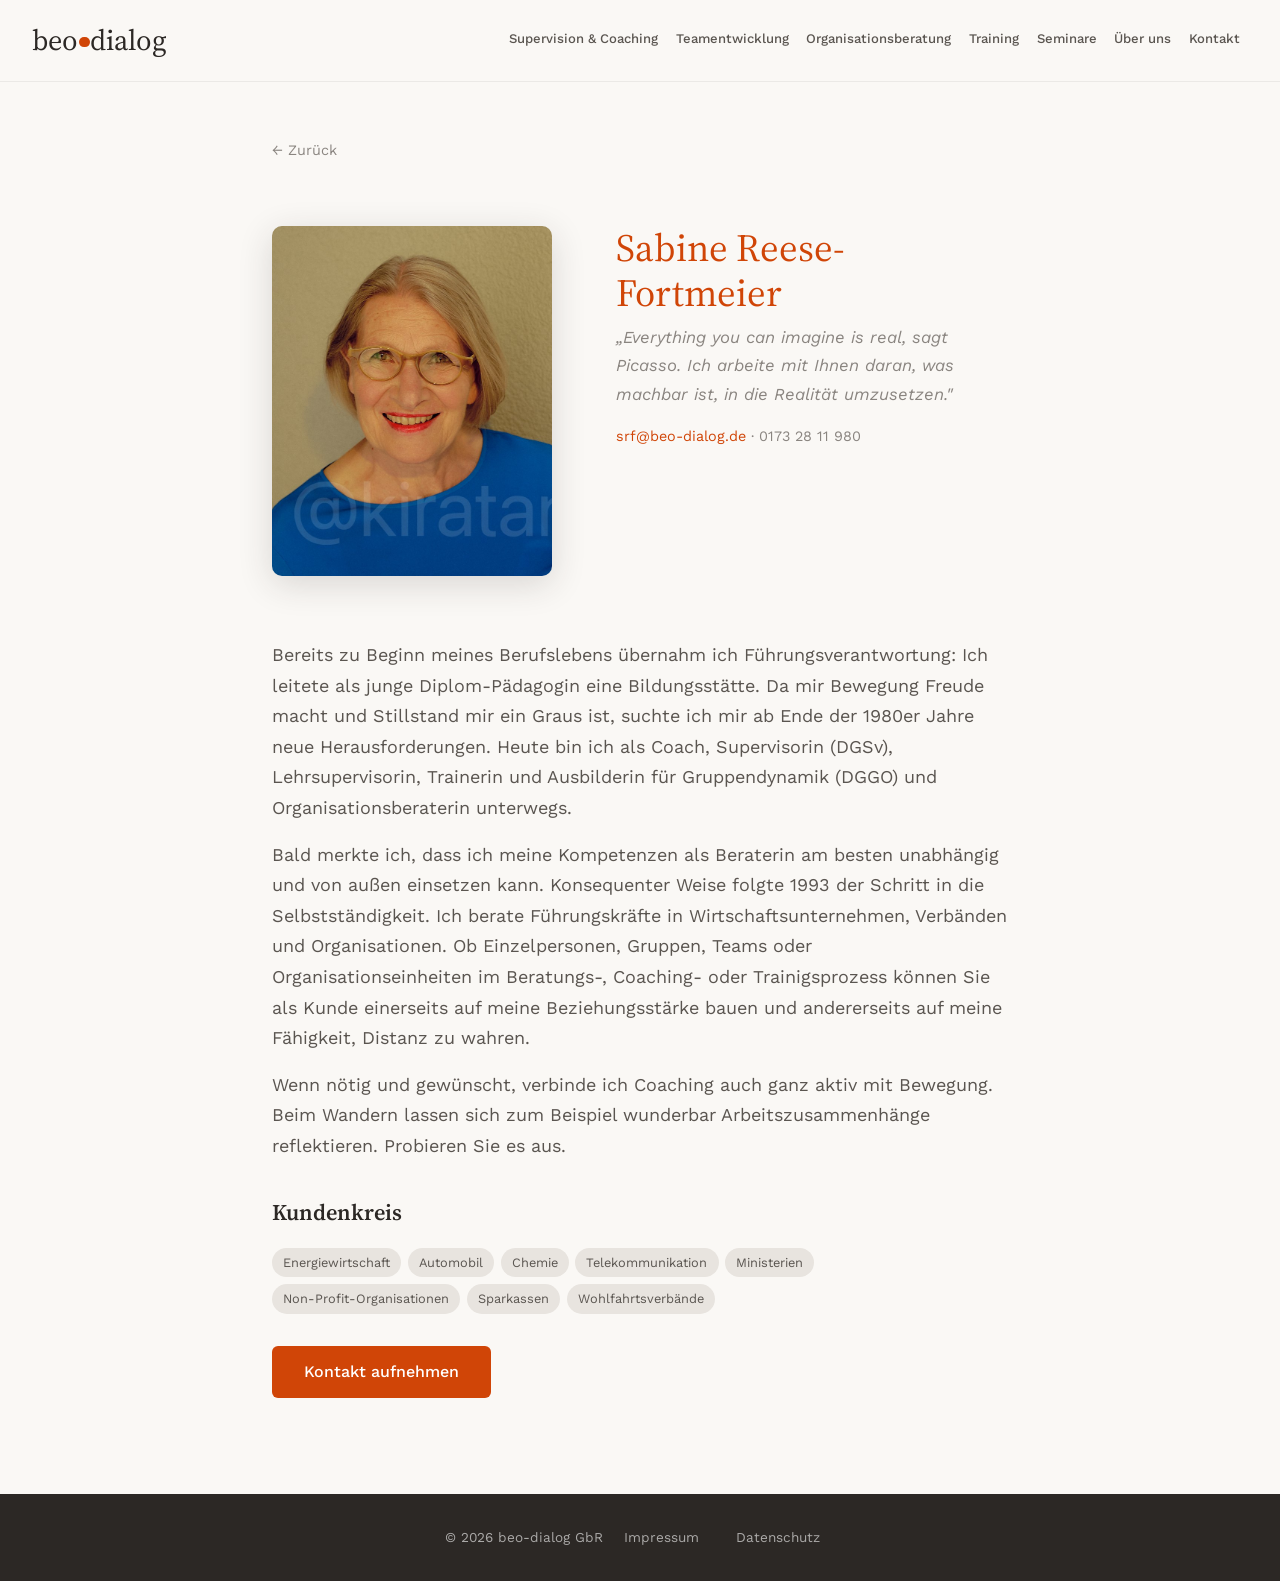
<file: sabine-reese-fortmeier.html>
<!DOCTYPE html>
<html lang="de">
<head>
  <meta charset="UTF-8">
  <meta name="viewport" content="width=device-width, initial-scale=1.0">
  <meta name="description" content="Sabine Reese-Fortmeier – Coach, Supervisorin und Trainerin bei beo-dialog.">
  <title>Sabine Reese-Fortmeier – beo-dialog</title>
  <link rel="preconnect" href="https://fonts.googleapis.com">
  <link rel="preconnect" href="https://fonts.gstatic.com" crossorigin>
  <link href="https://fonts.googleapis.com/css2?family=Source+Serif+4:opsz,wght@8..60,400;8..60,600&family=Work+Sans:wght@300;400;500;600&display=swap" rel="stylesheet">
  <link rel="stylesheet" href="style.css">
</head>
<body>

<nav>
  <a href="index.html" class="logo">beo<span class="logo-dot"></span>dialog</a>
  <ul class="nav-links">
    <li><a href="index.html#supervision-coaching">Supervision &amp; Coaching</a></li>
    <li><a href="index.html#teamentwicklung">Teamentwicklung</a></li>
    <li><a href="index.html#organisationsberatung">Organisationsberatung</a></li>
    <li><a href="index.html#training">Training</a></li>
    <li><a href="index.html#seminare">Seminare</a></li>
    <li><a href="index.html#ueber-uns">Über uns</a></li>
    <li><a href="index.html#kontakt">Kontakt</a></li>
  </ul>
  <button class="nav-toggle" aria-label="Menü" aria-expanded="false"><span></span><span></span><span></span></button>
</nav>

<main class="subpage-main">
  <div class="subpage-header">
    <a href="index.html" class="subpage-back">← Zurück</a>
  </div>
  <div class="subpage-body">
    <div class="profile-hero">
      <div class="profile-photo">
        <img src="bilder/gross/sabine.jpg" alt="Sabine Reese-Fortmeier">
      </div>
      <div class="profile-intro">
        <div class="profile-name">Sabine Reese-Fortmeier</div>
        <div class="profile-claim">„Everything you can imagine is real, sagt Picasso. Ich arbeite mit Ihnen daran, was machbar ist, in die Realität umzusetzen."</div>
        <div class="profile-contact-line">
          <a href="mailto:srf@beo-dialog.de">srf@beo-dialog.de</a> · 0173 28 11 980
        </div>
      </div>
    </div>

    <p>Bereits zu Beginn meines Berufslebens übernahm ich Führungsverantwortung: Ich leitete als junge Diplom-Pädagogin eine Bildungsstätte. Da mir Bewegung Freude macht und Stillstand mir ein Graus ist, suchte ich mir ab Ende der 1980er Jahre neue Herausforderungen. Heute bin ich als Coach, Supervisorin (DGSv), Lehrsupervisorin, Trainerin und Ausbilderin für Gruppendynamik (DGGO) und Organisationsberaterin unterwegs.</p>
    <p>Bald merkte ich, dass ich meine Kompetenzen als Beraterin am besten unabhängig und von außen einsetzen kann. Konsequenter Weise folgte 1993 der Schritt in die Selbstständigkeit. Ich berate Führungskräfte in Wirtschaftsunternehmen, Verbänden und Organisationen. Ob Einzelpersonen, Gruppen, Teams oder Organisationseinheiten im Beratungs-, Coaching- oder Trainigsprozess können Sie als Kunde einerseits auf meine Beziehungsstärke bauen und andererseits auf meine Fähigkeit, Distanz zu wahren.</p>
    <p>Wenn nötig und gewünscht, verbinde ich Coaching auch ganz aktiv mit Bewegung. Beim Wandern lassen sich zum Beispiel wunderbar Arbeitszusammenhänge reflektieren. Probieren Sie es aus.</p>

    <h2>Kundenkreis</h2>
    <div class="branchen">
      <span class="branche-tag">Energiewirtschaft</span>
      <span class="branche-tag">Automobil</span>
      <span class="branche-tag">Chemie</span>
      <span class="branche-tag">Telekommunikation</span>
      <span class="branche-tag">Ministerien</span>
      <span class="branche-tag">Non-Profit-Organisationen</span>
      <span class="branche-tag">Sparkassen</span>
      <span class="branche-tag">Wohlfahrtsverbände</span>
    </div>
    <a class="subpage-cta" href="mailto:srf@beo-dialog.de">Kontakt aufnehmen</a>
  </div>
</main>

<footer>
  <p>© 2026 beo-dialog GbR <a href="#">Impressum</a> <a href="#">Datenschutz</a></p>
</footer>

<script>
const navToggle = document.querySelector('.nav-toggle');
const navLinks = document.querySelector('.nav-links');
navToggle.addEventListener('click', () => {
  const open = navLinks.classList.toggle('active');
  navToggle.setAttribute('aria-expanded', open);
});
</script>
</body>
</html>
</file>
<file: style.css>
/* === VARIABLEN === */
:root {
  --beo-red: #d04507;
  --beo-red-dark: #a63705;
  --warm-white: #FAF8F5;
  --warm-gray: #E8E4DF;
  --text-dark: #2C2825;
  --text-medium: #5A5550;
  --text-light: #8A8580;
  --font-display: 'Source Serif 4', Georgia, serif;
  --font-body: 'Work Sans', -apple-system, sans-serif;
  --space-xs: 0.5rem;
  --space-sm: 1rem;
  --space-md: 2rem;
  --space-lg: 4rem;
  --space-xl: 6rem;
  --space-xxl: 10rem;
}

/* === RESET === */
* { margin: 0; padding: 0; box-sizing: border-box; }
html { scroll-behavior: smooth; scroll-padding-top: 90px; }
body {
  font-family: var(--font-body);
  font-size: 18px;
  line-height: 1.7;
  color: var(--text-dark);
  background: var(--warm-white);
  overflow-x: hidden;
}

.skip-link {
  position: absolute;
  left: -9999px;
  top: 0;
  background: var(--beo-red);
  color: #fff;
  padding: .6rem 1.2rem;
  z-index: 500;
  text-decoration: none;
}
.skip-link:focus { left: var(--space-sm); top: var(--space-sm); }

/* === NAVIGATION === */
nav {
  position: fixed;
  top: 0; left: 0; right: 0;
  z-index: 200;
  padding: var(--space-sm) var(--space-md);
  display: flex;
  justify-content: space-between;
  align-items: center;
  gap: var(--space-sm);
  background: rgba(250, 248, 245, 0.97);
  backdrop-filter: blur(10px);
  border-bottom: 1px solid rgba(0,0,0,0.06);
}

.logo {
  font-family: var(--font-display);
  font-size: 1.8rem;
  font-weight: 400;
  color: var(--text-dark);
  text-decoration: none;
  flex-shrink: 0;
}
.logo-dot {
  display: inline-block;
  width: .35em;
  height: .35em;
  background: var(--beo-red);
  border-radius: 50%;
  margin-left: .05em;
  transform: translateY(-.1em);
}

.nav-links {
  display: flex;
  gap: 2px;
  list-style: none;
  align-items: center;
}
.nav-links a {
  display: block;
  font-size: .82rem;
  font-weight: 500;
  color: var(--text-medium);
  text-decoration: none;
  padding: .4em .6em;
  border-radius: 4px;
  white-space: nowrap;
  border-bottom: 2px solid transparent;
  transition: color .2s, border-color .2s;
}
.nav-links a:hover { color: var(--beo-red); }
.nav-links a.current { color: var(--beo-red); border-bottom-color: var(--beo-red); }

.nav-toggle {
  display: none;
  background: none;
  border: none;
  cursor: pointer;
  padding: var(--space-xs);
}
.nav-toggle span {
  display: block;
  width: 24px;
  height: 2px;
  background: var(--text-dark);
  margin: 5px 0;
  transition: .3s;
}

/* === HERO === */
.hero {
  min-height: 92vh;
  display: flex;
  flex-direction: column;
  justify-content: center;
  padding: var(--space-xl) var(--space-sm) var(--space-lg);
}
@media (min-width: 900px) {
  .hero { padding: var(--space-xxl) var(--space-md) var(--space-lg); }
}
.hero-content { max-width: 900px; margin: 0 auto; text-align: center; }

.hero-visual {
  width: 100%;
  max-width: 420px;
  margin: 0 auto var(--space-md);
  border-radius: 16px;
  overflow: hidden;
  box-shadow: 0 10px 40px rgba(44, 40, 37, .15);
  opacity: 0;
  animation: fadeUp .8s ease forwards;
}
.hero-visual img {
  display: block;
  width: 100%;
  aspect-ratio: 3 / 1;
  object-fit: cover;
}
@media (min-width: 640px) { .hero-visual { max-width: 560px; } }
@media (min-width: 900px) { .hero-visual { max-width: 820px; } }

.hero h1 {
  font-family: var(--font-display);
  font-size: clamp(2.5rem, 6vw, 4rem);
  font-weight: 400;
  line-height: 1.2;
  color: var(--beo-red);
  margin-bottom: var(--space-md);
  opacity: 0;
  animation: fadeUp .8s ease forwards;
}
.hero-intro {
  font-size: 1.25rem;
  color: var(--text-medium);
  max-width: 700px;
  margin: 0 auto var(--space-sm);
  opacity: 0;
  animation: fadeUp .8s ease .2s forwards;
}

@keyframes fadeUp {
  from { opacity: 0; transform: translateY(20px); }
  to   { opacity: 1; transform: translateY(0); }
}

.hero-cta {
  display: inline-block;
  margin-top: var(--space-md);
  padding: 0.9rem 2.2rem;
  background: var(--beo-red);
  color: #fff;
  font-family: var(--font-body);
  font-size: 1rem;
  font-weight: 500;
  text-decoration: none;
  border-radius: 6px;
  transition: background .2s, transform .2s;
  opacity: 0;
  animation: fadeUp .8s ease .4s forwards;
}
.hero-cta:hover { background: var(--beo-red-dark); transform: translateY(-2px); }

/* === SECTIONS === */
section { padding: var(--space-xl) var(--space-md); }
.section-inner { max-width: 800px; margin: 0 auto; }
.section-inner.wide { max-width: 1040px; }
section h2 {
  font-family: var(--font-display);
  font-size: clamp(1.8rem, 4vw, 2.5rem);
  font-weight: 400;
  color: var(--beo-red);
  margin-bottom: var(--space-md);
}
section p { margin-bottom: var(--space-sm); color: var(--text-medium); }

/* === DREI SÄULEN === */
.saeulen {
  background: #fff;
  padding-top: var(--space-lg);
  padding-bottom: var(--space-lg);
  border-top: 1px solid var(--warm-gray);
  border-bottom: 1px solid var(--warm-gray);
}
.saeulen-grid {
  display: grid;
  grid-template-columns: repeat(3, 1fr);
  gap: var(--space-lg);
}
.saeule h3 {
  font-family: var(--font-display);
  font-size: 1.15rem;
  font-weight: 600;
  color: var(--text-dark);
  margin-bottom: var(--space-xs);
  padding-top: var(--space-xs);
  border-top: 2px solid var(--beo-red);
}
.saeule p { font-size: .95rem; margin-bottom: 0; }

/* === ANGEBOTSBLÖCKE === */
.angebot { background: var(--warm-white); }
.angebot.alt { background: #fff; }
.angebot-grid {
  display: grid;
  grid-template-columns: minmax(220px, 1fr) 2fr;
  gap: var(--space-lg);
  align-items: start;
}
.angebot-titel h2 {
  margin-bottom: 0;
  line-height: 1.15;
  font-size: clamp(1.7rem, 3.2vw, 2.3rem);
}
.angebot-text p { font-size: 1.05rem; }
.angebot-liste {
  list-style: none;
  padding: 0;
  margin-top: var(--space-md);
}
.angebot-liste li {
  padding: .55rem 0;
  border-bottom: 1px solid var(--warm-gray);
  color: var(--text-medium);
  font-size: .95rem;
  display: flex;
  align-items: flex-start;
  gap: .7rem;
}
.angebot-liste li::before {
  content: '';
  width: 6px; height: 6px;
  background: var(--beo-red);
  border-radius: 50%;
  flex-shrink: 0;
  margin-top: .55rem;
}
.angebot-hinweis {
  margin-top: var(--space-md);
  font-size: .9rem;
  font-style: italic;
  color: var(--text-light);
}
.angebot-hinweis a { color: var(--beo-red); text-decoration: none; border-bottom: 1px solid currentColor; }

/* === CTA-BAND === */
.cta-band {
  background: #fff;
  text-align: center;
  padding-top: var(--space-lg);
  padding-bottom: var(--space-lg);
  border-top: 1px solid var(--warm-gray);
}
.cta-frage {
  font-family: var(--font-display);
  font-size: clamp(1.3rem, 3vw, 1.8rem);
  color: var(--text-dark);
  margin-bottom: var(--space-md);
}
.cta-button {
  display: inline-block;
  padding: 1rem 2.6rem;
  background: var(--beo-red);
  color: #fff;
  font-size: 1.05rem;
  font-weight: 500;
  text-decoration: none;
  border-radius: 6px;
  transition: background .2s, transform .2s;
}
.cta-button:hover { background: var(--beo-red-dark); transform: translateY(-2px); }
.cta-hinweis {
  font-size: .9rem;
  color: var(--text-light);
  margin-top: var(--space-sm);
  margin-bottom: 0;
}

/* === SPANNUNGSBAND === */
.spannungsband {
  background: var(--text-dark);
  color: var(--warm-white);
  text-align: center;
}
.spannungsband p { color: rgba(255,255,255,.8); }
.spannungsband-intro {
  font-family: var(--font-display);
  font-size: clamp(1.2rem, 2.6vw, 1.5rem);
  line-height: 1.5;
  max-width: 700px;
  margin: 0 auto var(--space-lg);
}
.spannungen-list {
  display: flex;
  flex-wrap: wrap;
  justify-content: center;
  gap: var(--space-sm) var(--space-md);
  list-style: none;
  margin-bottom: var(--space-lg);
}
.spannung-item {
  display: flex;
  align-items: center;
  gap: var(--space-sm);
  font-size: 1rem;
  color: rgba(255,255,255,.9);
}
.spannung-item::before {
  content: '';
  width: 30px; height: 2px;
  background: var(--beo-red);
  flex-shrink: 0;
}
.spannungsband-outro { margin-bottom: 0; color: rgba(255,255,255,.65); }

/* === ÜBER UNS === */
.ueber-uns { background: var(--warm-white); }
.ueber-uns-bild {
  margin: 0 0 var(--space-lg);
  border-radius: 12px;
  overflow: hidden;
  box-shadow: 0 6px 30px rgba(44,40,37,.12);
}
.ueber-uns-bild img { display: block; width: 100%; height: auto; }
.ueber-uns-text { max-width: 780px; }

.team-grid {
  list-style: none;
  display: grid;
  grid-template-columns: repeat(4, 1fr);
  gap: var(--space-md);
  margin-top: var(--space-xl);
  padding: 0;
}
.team-member {
  display: block;
  text-decoration: none;
  color: inherit;
  transition: transform .3s;
}
.team-member:hover { transform: translateY(-4px); }
.member-photo {
  display: block;
  width: 100%;
  border-radius: 6px;
  overflow: hidden;
  margin: 0 0 .7rem;
  background: var(--warm-gray);
  box-shadow: 0 2px 10px rgba(44,40,37,.08);
  transition: box-shadow .3s;
}
.member-photo img {
  display: block;
  width: 100%;
  aspect-ratio: 4 / 5;
  object-fit: cover;
}
.team-member:hover .member-photo {
  box-shadow: 0 10px 30px rgba(44,40,37,.20);
}
.member-name {
  display: block;
  font-family: var(--font-display);
  font-size: 1.05rem;
  font-weight: 600;
  color: var(--text-dark);
  line-height: 1.3;
}

/* === FAQ === */
.faq { background: #fff; }
.faq-grid {
  display: grid;
  grid-template-columns: minmax(220px, 1fr) 2fr;
  gap: var(--space-lg);
  align-items: start;
}
.faq-intro h2 { margin-bottom: var(--space-sm); }
.faq-intro p { font-size: .95rem; margin-bottom: 0; }
.faq-liste details {
  border-bottom: 1px solid var(--warm-gray);
}
.faq-liste details:first-child { border-top: 1px solid var(--warm-gray); }
.faq-liste summary {
  cursor: pointer;
  list-style: none;
  padding: var(--space-sm) 2.2rem var(--space-sm) 0;
  position: relative;
  font-weight: 500;
  font-size: 1rem;
  color: var(--text-dark);
  transition: color .2s;
}
.faq-liste summary::-webkit-details-marker { display: none; }
.faq-liste summary:hover { color: var(--beo-red); }
.faq-liste summary::after {
  content: '+';
  position: absolute;
  right: .3rem;
  top: 50%;
  transform: translateY(-50%);
  font-size: 1.4rem;
  line-height: 1;
  color: var(--beo-red);
  transition: transform .2s;
}
.faq-liste details[open] summary::after { content: '−'; }
.faq-liste details p {
  font-size: .95rem;
  padding-bottom: var(--space-sm);
  margin-bottom: 0;
}

/* === KONTAKT === */
.kontakt { background: var(--beo-red); color: #fff; text-align: center; }
.kontakt h2 { color: #fff; }
.kontakt p { color: rgba(255,255,255,.9); }
.kontakt-button {
  display: inline-block;
  margin: var(--space-sm) 0 var(--space-md);
  padding: 1rem 2.6rem;
  background: #fff;
  color: var(--beo-red) !important;
  font-size: 1.15rem;
  font-weight: 500;
  text-decoration: none;
  border: none !important;
  border-radius: 6px;
  box-shadow: 0 4px 20px rgba(0,0,0,.12);
  transition: transform .2s, box-shadow .2s;
}
.kontakt-button:hover { transform: translateY(-2px); box-shadow: 0 8px 28px rgba(0,0,0,.18); }
.kontakt-adresse { line-height: 1.7; font-size: .95rem; }
.kontakt a { color: #fff; text-decoration: none; border-bottom: 1px solid rgba(255,255,255,.5); transition: border-color .2s; }
.kontakt a:hover { border-color: #fff; }

footer {
  background: var(--text-dark);
  color: rgba(255,255,255,.6);
  padding: var(--space-md);
  text-align: center;
  font-size: .85rem;
}
footer a { color: rgba(255,255,255,.6); text-decoration: none; margin: 0 var(--space-sm); }
footer a:hover { color: #fff; }

/* === UNTERSEITEN-LAYOUT (Personenprofile) === */
.subpage-main { padding-top: 70px; }

.subpage-header {
  max-width: 800px;
  margin: 0 auto;
  padding: var(--space-lg) var(--space-md) var(--space-md);
}
.subpage-back {
  display: inline-flex;
  align-items: center;
  gap: .4em;
  font-size: .9rem;
  color: var(--text-light);
  text-decoration: none;
  margin-bottom: var(--space-md);
  transition: color .2s;
}
.subpage-back:hover { color: var(--beo-red); }

.subpage-header h1 {
  font-family: var(--font-display);
  font-size: clamp(2rem, 5vw, 3rem);
  font-weight: 400;
  color: var(--beo-red);
  margin-bottom: var(--space-sm);
}
.subpage-header .subtitle {
  font-size: 1.15rem;
  color: var(--text-medium);
  font-style: italic;
}

.subpage-body {
  max-width: 800px;
  margin: 0 auto;
  padding: 0 var(--space-md) var(--space-xl);
}
.subpage-body p { margin-bottom: var(--space-sm); color: var(--text-medium); }
.subpage-body h2 {
  font-family: var(--font-display);
  font-size: 1.4rem;
  font-weight: 600;
  color: var(--text-dark);
  margin-top: var(--space-md);
  margin-bottom: var(--space-sm);
}

.anlaesse { list-style: none; padding: 0; }
.anlaesse li {
  padding: .6rem 0;
  border-bottom: 1px solid var(--warm-gray);
  color: var(--text-medium);
  font-size: .95rem;
  display: flex;
  align-items: flex-start;
  gap: .7rem;
}
.anlaesse li::before {
  content: '';
  width: 6px; height: 6px;
  background: var(--beo-red);
  border-radius: 50%;
  flex-shrink: 0;
  margin-top: .55rem;
}

.subpage-cta {
  display: inline-block;
  margin-top: var(--space-md);
  padding: .8rem 2rem;
  background: var(--beo-red);
  color: #fff;
  font-size: 1rem;
  font-weight: 500;
  text-decoration: none;
  border-radius: 6px;
  transition: background .2s, transform .2s;
}
.subpage-cta:hover { background: var(--beo-red-dark); transform: translateY(-1px); }

/* === PERSONEN-PROFILE === */
.profile-hero {
  display: grid;
  grid-template-columns: 38% 1fr;
  gap: var(--space-lg);
  align-items: start;
  margin-bottom: var(--space-lg);
}
.profile-photo {
  border-radius: 10px;
  background: var(--warm-gray);
  overflow: hidden;
  box-shadow: 0 8px 34px rgba(44,40,37,.16);
}
.profile-photo img {
  display: block;
  width: 100%;
  aspect-ratio: 4 / 5;
  object-fit: cover;
}
.profile-name {
  font-family: var(--font-display);
  font-size: 2.4rem;
  font-weight: 400;
  line-height: 1.15;
  color: var(--beo-red);
  margin-bottom: .5rem;
}
.profile-claim {
  font-style: italic;
  color: var(--text-light);
  font-size: 1.05rem;
  margin-bottom: var(--space-sm);
}
.profile-contact-line { font-size: .9rem; color: var(--text-light); margin-top: var(--space-xs); }
.profile-contact-line a { color: var(--beo-red); text-decoration: none; }
.profile-contact-line a:hover { text-decoration: underline; }

.vita-list { list-style: none; padding: 0; }
.vita-list li {
  padding: .5rem 0;
  border-bottom: 1px solid var(--warm-gray);
  color: var(--text-medium);
  font-size: .92rem;
  display: flex;
  align-items: flex-start;
  gap: .7rem;
}
.vita-list li::before {
  content: '';
  width: 6px; height: 6px;
  background: var(--beo-red);
  border-radius: 50%;
  flex-shrink: 0;
  margin-top: .5rem;
}

.branchen { display: flex; flex-wrap: wrap; gap: .4rem; margin-top: var(--space-xs); }
.branche-tag {
  background: var(--warm-gray);
  color: var(--text-medium);
  padding: .25rem .7rem;
  border-radius: 20px;
  font-size: .8rem;
}

/* === RESPONSIVE: Tablet === */
@media (max-width: 1024px) {
  nav { padding: var(--space-sm); }
  .nav-links {
    display: none;
    position: absolute;
    top: 100%; left: 0; right: 0;
    background: #fff;
    flex-direction: column;
    align-items: stretch;
    padding: var(--space-sm) var(--space-md);
    gap: 0;
    border-bottom: 1px solid var(--warm-gray);
    box-shadow: 0 8px 20px rgba(0,0,0,.08);
  }
  .nav-links.active { display: flex; }
  .nav-links a {
    padding: .7em 0;
    font-size: .95rem;
    border-bottom: 1px solid var(--warm-gray);
    border-radius: 0;
  }
  .nav-links a.current { border-bottom-color: var(--warm-gray); }
  .nav-links li:last-child a { border-bottom: none; }
  .nav-toggle { display: block; }

  .angebot-grid, .faq-grid { grid-template-columns: 1fr; gap: var(--space-md); }
  .saeulen-grid { gap: var(--space-md); }
}

/* === RESPONSIVE: Mobil === */
@media (max-width: 768px) {
  section { padding: var(--space-lg) var(--space-sm); }
  .saeulen-grid { grid-template-columns: 1fr; gap: var(--space-md); }
  .team-grid { grid-template-columns: repeat(2, 1fr); gap: var(--space-md) var(--space-sm); margin-top: var(--space-lg); }
  .member-name { font-size: .95rem; }
  .spannungen-list { flex-direction: column; align-items: flex-start; text-align: left; }
  .spannungsband { text-align: left; }
  .spannungsband-intro { margin-left: 0; }
  .profile-hero { grid-template-columns: 1fr; gap: var(--space-md); }
  .profile-name { font-size: 2rem; }
}
</file>
